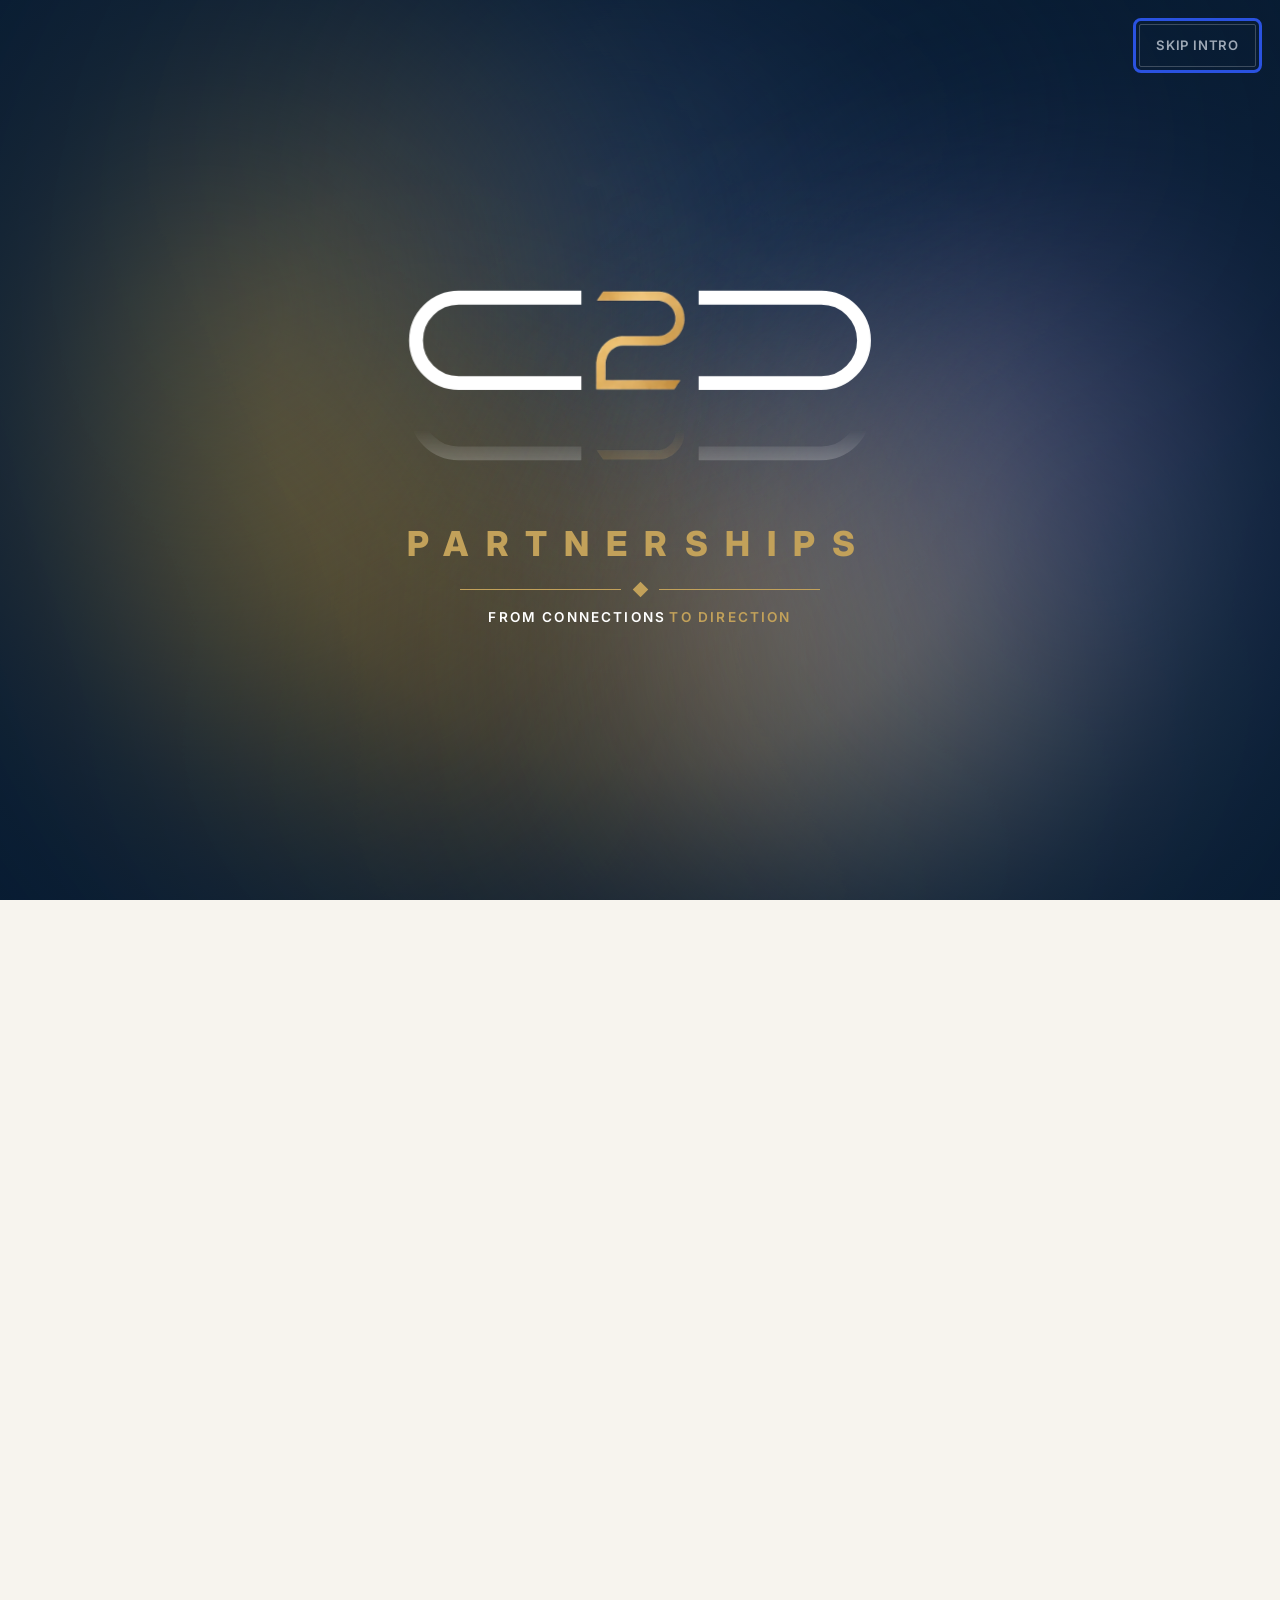
<file: index.html>
<!DOCTYPE html>
<html lang="en">
<head>
<meta charset="UTF-8">
<meta name="viewport" content="width=device-width, initial-scale=1.0">
<title>C2D Partnerships | Performing Arts Strategy and Enterprise Transformation</title>
<meta name="description" content="C2D Partnerships advises performing arts organizations on enterprise transformation, diversified revenue, audience and community growth, strategic partnerships, and execution.">
<meta name="author" content="C2D Partnerships">
<link rel="canonical" href="https://c2dpartnerships.com/">

<!-- Favicons -->
<link rel="icon" href="/assets/img/favicon.ico" sizes="any">
<link rel="icon" type="image/png" sizes="32x32" href="/assets/img/favicon-32.png">
<link rel="icon" type="image/png" sizes="16x16" href="/assets/img/favicon-16.png">
<link rel="apple-touch-icon" sizes="180x180" href="/assets/img/apple-touch-icon.png">
<link rel="manifest" href="/site.webmanifest">
<meta name="theme-color" content="#081C33">

<!-- Open Graph -->
<meta property="og:type" content="website">
<meta property="og:site_name" content="C2D Partnerships">
<meta property="og:title" content="C2D Partnerships | Performing Arts Strategy and Enterprise Transformation">
<meta property="og:description" content="C2D Partnerships advises performing arts organizations on enterprise transformation, diversified revenue, audience and community growth, strategic partnerships, and execution.">
<meta property="og:image" content="https://c2dpartnerships.com/assets/img/og-image.jpg">
<meta property="og:image:width" content="1200">
<meta property="og:image:height" content="630">
<meta property="og:url" content="https://c2dpartnerships.com/">
<meta name="twitter:card" content="summary_large_image">
<meta name="twitter:title" content="C2D Partnerships | Performing Arts Strategy and Enterprise Transformation">
<meta name="twitter:description" content="C2D Partnerships advises performing arts organizations on enterprise transformation, diversified revenue, audience and community growth, strategic partnerships, and execution.">
<meta name="twitter:image" content="https://c2dpartnerships.com/assets/img/og-image.jpg">

<!-- Fonts -->
<link rel="preconnect" href="https://fonts.googleapis.com">
<link rel="preconnect" href="https://fonts.gstatic.com" crossorigin>
<link href="https://fonts.googleapis.com/css2?family=Fraunces:ital,wght@0,400;0,500;0,600;0,700;1,400;1,500&family=Inter:wght@400;500;600;700&display=swap" rel="stylesheet">

<link rel="stylesheet" href="/assets/css/styles.css">

<!-- Structured data -->
<script type="application/ld+json">
{
  "@context": "https://schema.org",
  "@type": "ProfessionalService",
  "name": "C2D Partnerships",
  "alternateName": "C2D",
  "slogan": "From Connections to Direction",
  "url": "https://c2dpartnerships.com/",
  "logo": "https://c2dpartnerships.com/assets/img/c2d-badge-navy.png",
  "image": "https://c2dpartnerships.com/assets/img/og-image.jpg",
  "email": "mailto:cdidio@carlodidio.net",
  "founder": {
    "@type": "Person",
    "name": "Carlo Di Dio",
    "sameAs": "https://www.linkedin.com/in/carlodidio"
  },
  "description": "Independent advisory practice helping performing arts organizations build stronger, more sustainable enterprises through revenue transformation, audience and community growth, partnership development, and strategy execution.",
  "areaServed": "Worldwide",
  "serviceType": [
    "Enterprise and Revenue Model Transformation",
    "Audience, Education and Community Growth",
    "Partnership Ecosystems and New-Market Growth",
    "Strategy Execution and Institutional Performance"
  ]
}
</script>
<script type="application/ld+json">
{
  "@context": "https://schema.org",
  "@type": "Person",
  "name": "Carlo Di Dio",
  "jobTitle": "Founder, C2D Partnerships",
  "worksFor": { "@type": "Organization", "name": "C2D Partnerships" },
  "url": "https://c2dpartnerships.com/#impact",
  "image": "https://c2dpartnerships.com/assets/img/carlo-about.jpg",
  "sameAs": [
    "https://www.linkedin.com/in/carlodidio"
  ],
  "alumniOf": [
    { "@type": "CollegeOrUniversity", "name": "San Diego State University" },
    { "@type": "CollegeOrUniversity", "name": "Louisiana State University" }
  ],
  "memberOf": [
    { "@type": "Organization", "name": "Baryshnikov Arts Center" },
    { "@type": "Organization", "name": "New Jersey Ballet" }
  ]
}
</script>
</head>
<body>

<a class="skip-link" href="#main">Skip to main content</a>

<!-- ============ INTRO SPLASH ============ -->
<div class="splash" id="splash" aria-label="C2D Partnerships intro animation">
  <div class="splash__aurora" aria-hidden="true">
    <span class="splash__aurora-blob splash__aurora-blob--1"></span>
    <span class="splash__aurora-blob splash__aurora-blob--2"></span>
    <span class="splash__aurora-blob splash__aurora-blob--3"></span>
    <span class="splash__aurora-blob splash__aurora-blob--4"></span>
    <span class="splash__aurora-blob splash__aurora-blob--5"></span>
    <span class="splash__aurora-blob splash__aurora-blob--6"></span>
    <span class="splash__aurora-blob splash__aurora-blob--7"></span>
    <span class="splash__aurora-blob splash__aurora-blob--8"></span>
  </div>
  <button class="splash__skip" id="splash-skip" type="button">Skip intro</button>
  <div class="splash__stage">
    <svg class="splash__mark" viewBox="0 0 900 260" aria-hidden="true">
      <path class="splash__capsule splash__capsule--left" d="M340,50 H110 A80,80 0 0,0 30,130 A80,80 0 0,0 110,210 H340" fill="none" stroke="#FFFFFF" stroke-width="26" stroke-linecap="butt"></path>
      <path class="splash__capsule splash__capsule--right" d="M560,50 H790 A80,80 0 0,1 870,130 A80,80 0 0,1 790,210 H560" fill="none" stroke="#FFFFFF" stroke-width="26" stroke-linecap="butt"></path>
      <image class="splash__connector" href="/assets/img/c2d-connector.png" x="367" y="37" width="167" height="186"></image>
    </svg>
    <div class="splash__mark-reflection" aria-hidden="true">
      <svg viewBox="0 0 900 260">
        <path d="M340,50 H110 A80,80 0 0,0 30,130 A80,80 0 0,0 110,210 H340" fill="none" stroke="#FFFFFF" stroke-width="26" stroke-linecap="butt"></path>
        <path d="M560,50 H790 A80,80 0 0,1 870,130 A80,80 0 0,1 790,210 H560" fill="none" stroke="#FFFFFF" stroke-width="26" stroke-linecap="butt"></path>
        <image href="/assets/img/c2d-connector.png" x="367" y="37" width="167" height="186"></image>
      </svg>
    </div>
    <div class="splash__type">
      <span class="splash__wordmark">Partnerships</span>
      <span class="splash__divider" aria-hidden="true">
        <span class="splash__divider-line"></span>
        <span class="splash__divider-diamond"></span>
        <span class="splash__divider-line"></span>
      </span>
      <span class="splash__tagline"><span class="splash__tagline-white">From Connections</span> <span class="splash__tagline-gold">to Direction</span></span>
    </div>
  </div>
</div>

<!-- ============ NAV ============ -->
<header class="site-header" id="site-header">
  <nav class="nav" aria-label="Primary">
    <a href="#home" class="nav__brand" aria-label="C2D Partnerships, home">
      <img src="/assets/img/c2d-badge-navy.png" alt="" class="nav__mark" width="44" height="44" loading="eager">
    </a>

    <ul class="nav__links" id="nav-links">
      <li><a href="#home">Home</a></li>
      <li><a href="#model">Model</a></li>
      <li><a href="#services">Services</a></li>
      <li><a href="#impact">About the Founder</a></li>
      <li><a href="#media">Media</a></li>
    </ul>

    <div class="nav__social" aria-label="Social media">
      <a href="https://www.linkedin.com/in/carlodidio" target="_blank" rel="noopener noreferrer" aria-label="Carlo Di Dio on LinkedIn" class="nav__social-link">
        <svg viewBox="0 0 24 24" width="18" height="18" aria-hidden="true"><path fill="currentColor" d="M20.45 20.45h-3.56v-5.57c0-1.33-.03-3.04-1.85-3.04-1.85 0-2.14 1.45-2.14 2.94v5.67H9.34V9h3.42v1.56h.05c.48-.9 1.64-1.85 3.38-1.85 3.6 0 4.27 2.37 4.27 5.46v6.28zM5.34 7.43a2.07 2.07 0 1 1 0-4.15 2.07 2.07 0 0 1 0 4.15zM7.12 20.45H3.56V9h3.56v11.45z"></path></svg>
      </a>
      <a href="https://www.instagram.com/carlo.di.dio/" target="_blank" rel="noopener noreferrer" aria-label="Carlo Di Dio on Instagram" class="nav__social-link">
        <svg viewBox="0 0 24 24" width="18" height="18" aria-hidden="true"><path fill="currentColor" d="M12 2.16c3.2 0 3.58.01 4.85.07 1.17.05 1.8.24 2.22.41.56.21.96.47 1.38.89.42.42.68.82.89 1.38.17.42.36 1.05.41 2.22.06 1.27.07 1.65.07 4.85s-.01 3.58-.07 4.85c-.05 1.17-.24 1.8-.41 2.22-.21.56-.47.96-.89 1.38-.42.42-.82.68-1.38.89-.42.17-1.05.36-2.22.41-1.27.06-1.65.07-4.85.07s-3.58-.01-4.85-.07c-1.17-.05-1.8-.24-2.22-.41a3.71 3.71 0 0 1-1.38-.89 3.71 3.71 0 0 1-.89-1.38c-.17-.42-.36-1.05-.41-2.22-.06-1.27-.07-1.65-.07-4.85s.01-3.58.07-4.85c.05-1.17.24-1.8.41-2.22.21-.56.47-.96.89-1.38.42-.42.82-.68 1.38-.89.42-.17 1.05-.36 2.22-.41 1.27-.06 1.65-.07 4.85-.07M12 0C8.74 0 8.33.01 7.05.07c-1.28.06-2.15.26-2.91.56-.79.31-1.47.72-2.11 1.36-.64.64-1.05 1.32-1.36 2.11-.3.76-.5 1.63-.56 2.91C.01 8.33 0 8.74 0 12s.01 3.67.07 4.95c.06 1.28.26 2.15.56 2.91.31.79.72 1.47 1.36 2.11.64.64 1.32 1.05 2.11 1.36.76.3 1.63.5 2.91.56C8.33 23.99 8.74 24 12 24s3.67-.01 4.95-.07c1.28-.06 2.15-.26 2.91-.56.79-.31 1.47-.72 2.11-1.36.64-.64 1.05-1.32 1.36-2.11.3-.76.5-1.63.56-2.91.06-1.28.07-1.69.07-4.95s-.01-3.67-.07-4.95c-.06-1.28-.26-2.15-.56-2.91a5.86 5.86 0 0 0-1.36-2.11A5.86 5.86 0 0 0 19.86.63c-.76-.3-1.63-.5-2.91-.56C15.67.01 15.26 0 12 0zm0 5.84A6.16 6.16 0 1 0 12 18.16 6.16 6.16 0 0 0 12 5.84zm0 10.16a4 4 0 1 1 0-8 4 4 0 0 1 0 8zm7.85-10.4a1.44 1.44 0 1 1-2.88 0 1.44 1.44 0 0 1 2.88 0z"></path></svg>
      </a>
    </div>

    <a href="#book-a-call" class="btn btn--gold btn--sm nav__cta">Book a Call</a>

    <button class="nav__toggle" id="nav-toggle" aria-expanded="false" aria-controls="mobile-menu" aria-label="Open menu">
      <span></span><span></span><span></span>
    </button>
  </nav>

  <div class="mobile-menu" id="mobile-menu" hidden>
    <ul>
      <li><a href="#home">Home</a></li>
      <li><a href="#model">Model</a></li>
      <li><a href="#services">Services</a></li>
      <li><a href="#impact">About the Founder</a></li>
      <li><a href="#media">Media</a></li>
    </ul>
    <a href="#book-a-call" class="btn btn--gold btn--block">Book a Call</a>
  </div>
</header>

<main id="main">

<!-- ============ HERO ============ -->
<section class="hero" id="home" aria-label="Introduction">
  <div class="hero__bg" aria-hidden="true">
    <svg class="hero__mark" viewBox="0 0 900 260" preserveAspectRatio="xMidYMid meet">
      <path d="M340,50 H110 A80,80 0 0,0 30,130 A80,80 0 0,0 110,210 H340" fill="none" stroke="#FFFFFF" stroke-width="26" stroke-linecap="butt"></path>
      <path d="M560,50 H790 A80,80 0 0,1 870,130 A80,80 0 0,1 790,210 H560" fill="none" stroke="#FFFFFF" stroke-width="26" stroke-linecap="butt"></path>
      <image href="/assets/img/c2d-connector.png" x="367" y="37" width="167" height="186"></image>
    </svg>
  </div>
  <div class="hero__grid container">
    <div class="hero__content">
      <p class="eyebrow eyebrow--light hero__brandline">
        <img src="/assets/img/c2d-badge-navy.png" alt="" class="hero__brandmark" width="28" height="28">
        <span class="brand">C2D Partnerships</span> &middot; From Connections to Direction
      </p>
      <h1 class="hero__headline">Transforming the Performing Arts into <span class="accent">Stronger Enterprises</span></h1>
      <p class="hero__sub"><span class="brand">C2D Partnerships</span> helps performing arts organizations turn artistic ambition into sustainable revenue, enduring relationships, and measurable institutional growth.</p>
      <p class="hero__philosophy">Mission-led. Enterprise-minded. Built for lasting impact.</p>
      <div class="hero__actions">
        <a href="#model" class="btn btn--gold">Explore the Enterprise Model</a>
        <a href="#book-a-call" class="btn btn--ghost-light">Book a Call</a>
      </div>
    </div>
    <div class="hero__panel" aria-hidden="true">
      <svg class="hero__panel-mark" viewBox="0 0 900 260">
        <path d="M340,50 H110 A80,80 0 0,0 30,130 A80,80 0 0,0 110,210 H340" fill="none" stroke="#FFFFFF" stroke-width="26" stroke-linecap="butt"></path>
        <path d="M560,50 H790 A80,80 0 0,1 870,130 A80,80 0 0,1 790,210 H560" fill="none" stroke="#FFFFFF" stroke-width="26" stroke-linecap="butt"></path>
        <image href="/assets/img/c2d-connector.png" x="367" y="37" width="167" height="186"></image>
      </svg>
      <div class="hero__chip hero__chip--1">
        <span class="hero__chip-value" data-count-to="195" data-prefix="$" data-suffix="M+">0</span>
        <span class="hero__chip-label">Strategic bookings supported within the PwC&ndash;Salesforce alliance</span>
      </div>
      <div class="hero__chip hero__chip--2">
        <span class="hero__chip-value" data-count-to="20" data-suffix="+">0</span>
        <span class="hero__chip-label">Years across performing arts and business leadership</span>
      </div>
      <div class="hero__chip hero__chip--3">
        <span class="hero__chip-value" data-count-to="2">0</span>
        <span class="hero__chip-label">Nonprofit boards &mdash; Baryshnikov Arts Center &amp; New Jersey Ballet</span>
      </div>
    </div>
  </div>
  <a href="#collaborations" class="scroll-indicator" aria-label="Scroll to next section">
    <span></span>
  </a>
</section>

<!-- ============ COLLABORATIONS MARQUEE ============ -->
<section class="marquee-section" id="collaborations" aria-labelledby="collaborations-label">
  <p class="marquee-section__label" id="collaborations-label">In Collaboration With Institutions, Alliances and Programs Across the Field</p>
  <ul class="sr-only">
    <li>PwC</li>
    <li>Booz Allen Hamilton</li>
    <li>New Jersey Ballet</li>
    <li>Tulsa Opera</li>
    <li>California City Ballet</li>
    <li>Cairo Opera House</li>
    <li>Youth America Grand Prix</li>
    <li>Prix de Lausanne</li>
    <li>Salesforce</li>
    <li>Rotary International</li>
  </ul>
  <div class="marquee" aria-hidden="true">
    <div class="marquee__track">
      <span class="marquee__logo"><img src="/assets/img/logos/partners/pwc.png" alt="" loading="lazy"></span>
      <span class="marquee__logo"><img src="/assets/img/logos/partners/booz-allen-hamilton.png" alt="" loading="lazy"></span>
      <span class="marquee__logo"><img src="/assets/img/logos/tulsa-opera.png" alt="" loading="lazy"></span>
      <span class="marquee__logo"><img src="/assets/img/logos/partners/new-jersey-ballet.png" alt="" loading="lazy"></span>
      <span class="marquee__logo"><img src="/assets/img/logos/cairo-opera-house.png" alt="" loading="lazy"></span>
      <span class="marquee__logo"><img src="/assets/img/logos/partners/california-city-ballet.png" alt="" loading="lazy"></span>
      <span class="marquee__logo"><img src="/assets/img/logos/yagp.png" alt="" loading="lazy"></span>
      <span class="marquee__logo"><img src="/assets/img/logos/partners/salesforce.webp" alt="" loading="lazy"></span>
      <span class="marquee__logo"><img src="/assets/img/logos/prix-de-lausanne.png" alt="" loading="lazy"></span>
      <span class="marquee__logo"><img src="/assets/img/logos/partners/rotary-international.webp" alt="" loading="lazy"></span>
    </div>
    <div class="marquee__track">
      <span class="marquee__logo"><img src="/assets/img/logos/partners/pwc.png" alt="" loading="lazy"></span>
      <span class="marquee__logo"><img src="/assets/img/logos/partners/booz-allen-hamilton.png" alt="" loading="lazy"></span>
      <span class="marquee__logo"><img src="/assets/img/logos/tulsa-opera.png" alt="" loading="lazy"></span>
      <span class="marquee__logo"><img src="/assets/img/logos/partners/new-jersey-ballet.png" alt="" loading="lazy"></span>
      <span class="marquee__logo"><img src="/assets/img/logos/cairo-opera-house.png" alt="" loading="lazy"></span>
      <span class="marquee__logo"><img src="/assets/img/logos/partners/california-city-ballet.png" alt="" loading="lazy"></span>
      <span class="marquee__logo"><img src="/assets/img/logos/yagp.png" alt="" loading="lazy"></span>
      <span class="marquee__logo"><img src="/assets/img/logos/partners/salesforce.webp" alt="" loading="lazy"></span>
      <span class="marquee__logo"><img src="/assets/img/logos/prix-de-lausanne.png" alt="" loading="lazy"></span>
      <span class="marquee__logo"><img src="/assets/img/logos/partners/rotary-international.webp" alt="" loading="lazy"></span>
    </div>
  </div>
</section>

<!-- ============ OPPORTUNITY ============ -->
<section class="section section--ivory" id="opportunity" aria-labelledby="opportunity-heading">
  <div class="container">
    <p class="eyebrow slide-in slide-in--left">The Opportunity</p>
    <h2 id="opportunity-heading" class="section__headline slide-in slide-in--left">The Mission Is Powerful. The Model Must Be Stronger.</h2>
    <div class="lede-grid">
      <p class="lede">Performing arts organizations create extraordinary artistic, educational, cultural, and community value. Yet many remain dependent on annual fundraising, episodic campaigns, fragile attendance patterns, and operating models that were not designed for the environment they now face.</p>
      <p class="lede">The answer is not to abandon philanthropy or commercialize the artistic mission. It is to build a stronger enterprise around that mission. <span class="brand brand--ink">C2D Partnerships</span> helps organizations determine what should be preserved, what must be fixed, what can be scaled, and where investment can create lasting institutional value.</p>
    </div>

    <div class="opportunity-graphic slide-in slide-in--left">
      <div class="opportunity-graphic__text">
        <p class="opportunity-graphic__statement">Not a checklist to work through.<br><span class="accent">A system built around the mission.</span></p>
        <p class="opportunity-graphic__caption">Four interconnected principles, orbiting one fixed center &mdash; the artistic mission.</p>
      </div>
      <div class="opportunity-graphic__visual">
        <svg class="opportunity-graphic__svg" viewBox="0 0 400 400" aria-hidden="true">
          <circle class="opportunity-graphic__orbit opportunity-graphic__orbit--1" cx="200" cy="200" r="118"></circle>
          <circle class="opportunity-graphic__orbit opportunity-graphic__orbit--2" cx="200" cy="200" r="168"></circle>
          <g class="opportunity-graphic__spin opportunity-graphic__spin--1">
            <circle class="opportunity-graphic__node" cx="318" cy="200" r="8"></circle>
            <circle class="opportunity-graphic__node" cx="82" cy="200" r="8"></circle>
          </g>
          <g class="opportunity-graphic__spin opportunity-graphic__spin--2">
            <circle class="opportunity-graphic__node opportunity-graphic__node--alt" cx="200" cy="32" r="7"></circle>
            <circle class="opportunity-graphic__node opportunity-graphic__node--alt" cx="200" cy="368" r="7"></circle>
          </g>
          <circle class="opportunity-graphic__glow" cx="200" cy="200" r="58"></circle>
          <circle class="opportunity-graphic__core" cx="200" cy="200" r="46"></circle>
          <text class="opportunity-graphic__core-label" x="200" y="206" text-anchor="middle">Mission</text>
        </svg>
      </div>
    </div>

    <div class="principles" role="list">
      <div class="principle" role="listitem">
        <span class="principle__index">01</span>
        <h3>Preserve What Works</h3>
        <p>Protect the artistic, cultural, and institutional strengths that make the organization distinctive.</p>
      </div>
      <div class="principle" role="listitem">
        <span class="principle__index">02</span>
        <h3>Fix What Does Not</h3>
        <p>Address structural weaknesses, fragmented execution, declining loyalty, and unsustainable practices.</p>
      </div>
      <div class="principle" role="listitem">
        <span class="principle__index">03</span>
        <h3>Scale What Creates Impact</h3>
        <p>Expand the programs, relationships, and revenue engines capable of creating both mission and financial value.</p>
      </div>
      <div class="principle" role="listitem">
        <span class="principle__index">04</span>
        <h3>Invest in Talent</h3>
        <p>Develop the people, leadership, artists, educators, and institutional capabilities required for the future.</p>
      </div>
    </div>

    <p class="section__conclusion">The objective is not simply organizational survival. It is institutional strength, relevance, and lasting impact.</p>
  </div>
</section>

<!-- ============ THE MODEL ============ -->
<section class="section section--navy" id="model" aria-labelledby="model-heading">
  <div class="container">
    <p class="eyebrow eyebrow--light slide-in slide-in--right">The Model</p>
    <h2 id="model-heading" class="section__headline section__headline--light slide-in slide-in--right">A New Operating Model for the Performing Arts</h2>
    <p class="lede lede--light">Sustainable transformation requires five interconnected systems, working together as a single operating model &mdash; not five separate initiatives. We call it <strong>the Performing Arts Enterprise Model.</strong></p>

    <div class="pem" id="pem">
      <div class="pem-feature">
        <span class="pem-feature__index">Core</span>
        <h3>Mission &amp; Artistic Value</h3>
        <p>Protect and strengthen the artistic purpose, identity, and contribution that justify the institution&rsquo;s existence. Every other system in the model is built to serve this one.</p>
      </div>

      <div class="pem-scroll">
        <div class="pem-scroll__nav">
          <p class="pem-nav__eyebrow">The Four Systems</p>
          <ol class="pem-nav">
            <li class="pem-nav__item is-active" data-pem-nav="1">
              <span class="pem-nav__num">01</span><span class="pem-nav__label">Revenue Engines</span>
            </li>
            <li class="pem-nav__item" data-pem-nav="2">
              <span class="pem-nav__num">02</span><span class="pem-nav__label">Relationship Lifecycle</span>
            </li>
            <li class="pem-nav__item" data-pem-nav="3">
              <span class="pem-nav__num">03</span><span class="pem-nav__label">Operating Capabilities</span>
            </li>
            <li class="pem-nav__item" data-pem-nav="4">
              <span class="pem-nav__num">04</span><span class="pem-nav__label">Execution Discipline</span>
            </li>
          </ol>
        </div>
        <div class="pem-scroll__panels">
          <div class="pem-panel is-active" data-pem-panel="1">
            <span class="pem-panel__index">01</span>
            <h3>Revenue Engines</h3>
            <p>Build a balanced portfolio of earned, contributed, partnership, education, program-generated, and asset-based revenue.</p>
          </div>
          <div class="pem-panel" data-pem-panel="2">
            <span class="pem-panel__index">02</span>
            <h3>Relationship Lifecycle</h3>
            <p>Turn individual interactions into enduring relationships across audiences, families, students, communities, donors, partners, and ambassadors.</p>
          </div>
          <div class="pem-panel" data-pem-panel="3">
            <span class="pem-panel__index">03</span>
            <h3>Operating Capabilities</h3>
            <p>Align people, structure, processes, technology, data, and decision-making with institutional priorities.</p>
          </div>
          <div class="pem-panel" data-pem-panel="4">
            <span class="pem-panel__index">04</span>
            <h3>Execution Discipline</h3>
            <p>Translate strategy into accountable initiatives with owners, deadlines, financial implications, measurable outcomes, and effective governance.</p>
          </div>
        </div>
      </div>
    </div>

    <div class="equation">
      <p class="equation__formula">Growth <span>=</span> Visibility <span>+</span> Relationships <span>+</span> Revenue <span>+</span> Retention</p>
      <p class="equation__note">Sustainable growth happens when an organization becomes more visible, creates deeper relationships, converts value into diversified revenue, and retains the people who engage with its mission.</p>
    </div>
  </div>
</section>

<!-- ============ BY THE NUMBERS ============ -->
<section class="section section--navy-soft numbers" id="numbers" aria-labelledby="numbers-heading">
  <div class="container">
    <p class="eyebrow eyebrow--light">By the Numbers</p>
    <h2 id="numbers-heading" class="section__headline section__headline--light">A Track Record Built Across Two Disciplines</h2>
    <div class="numbers-grid">
      <div class="numbers-stat">
        <span class="numbers-stat__value" data-count-to="195" data-prefix="$" data-suffix="M+">0</span>
        <span class="numbers-stat__label">Strategic bookings supported within the PwC&ndash;Salesforce alliance</span>
      </div>
      <div class="numbers-stat">
        <span class="numbers-stat__value" data-count-to="20" data-suffix="+">0</span>
        <span class="numbers-stat__label">Years of combined experience across performing arts and business leadership</span>
      </div>
      <div class="numbers-stat">
        <span class="numbers-stat__value" data-count-to="2">0</span>
        <span class="numbers-stat__label">Nonprofit boards &mdash; Baryshnikov Arts Center &amp; New Jersey Ballet</span>
      </div>
      <div class="numbers-stat">
        <span class="numbers-stat__value" data-count-to="3">0</span>
        <span class="numbers-stat__label">Professional certifications &mdash; PMP&reg;, Certified Scrum Master, SAFe&reg; 6</span>
      </div>
    </div>
  </div>
</section>

<!-- ============ RELATIONSHIP LIFECYCLE ============ -->
<section class="section section--stone" id="lifecycle" aria-labelledby="lifecycle-heading">
  <div class="container">
    <h2 id="lifecycle-heading" class="section__headline">From First Experience to Lifelong Advocacy</h2>
    <div class="lede-grid">
      <p class="lede">Every performance, class, community program, partnership, and digital interaction is an opportunity to begin or strengthen a relationship.</p>
      <p class="lede">High-performing arts organizations do not manage education, audiences, fundraising, community engagement, and advocacy as disconnected activities. They create an integrated journey that moves people from participation to belonging, and from belonging to long-term support.</p>
    </div>

    <ol class="journey" aria-label="Relationship lifecycle stages">
      <li class="journey__stage"><span class="journey__label">Participant</span><span class="journey__caption">First point of contact</span></li>
      <li class="journey__stage"><span class="journey__label">Student</span><span class="journey__caption">Learning the craft</span></li>
      <li class="journey__stage"><span class="journey__label">Family</span><span class="journey__caption">Households invested</span></li>
      <li class="journey__stage"><span class="journey__label">Audience</span><span class="journey__caption">Returning attendee</span></li>
      <li class="journey__stage"><span class="journey__label">Member</span><span class="journey__caption">Committed subscriber</span></li>
      <li class="journey__stage"><span class="journey__label">Donor</span><span class="journey__caption">Invested supporter</span></li>
      <li class="journey__stage"><span class="journey__label">Ambassador</span><span class="journey__caption">Advocate and referrer</span></li>
      <li class="journey__stage"><span class="journey__label">Legacy Supporter</span><span class="journey__caption">Lifelong commitment</span></li>
    </ol>
    <p class="journey__note">This is not a single required path &mdash; it is a relationship ecosystem. The strategic opportunity is designing every entry point to lead somewhere.</p>
  </div>
</section>

<!-- ============ SERVICES ============ -->
<section class="section section--ivory" id="services" aria-labelledby="services-heading">
  <div class="container">
    <p class="eyebrow slide-in slide-in--right">Services</p>
    <h2 id="services-heading" class="section__headline slide-in slide-in--right">From Artistic Ambition to Institutional Strength</h2>
    <p class="lede"><span class="brand brand--ink">C2D Partnerships</span> works with performing arts organizations navigating growth, transition, financial pressure, strategic opportunity, or institutional change. Each engagement connects strategy with practical execution and measurable results.</p>

    <div class="tabs" id="services-tabs">
      <div class="tabs__list" role="tablist" aria-label="Advisory practices">
        <button class="tabs__tab is-active" id="tab-1" role="tab" aria-selected="true" aria-controls="panel-1" data-tab="1">
          <span class="tabs__num">01</span> Enterprise &amp; Revenue Model Transformation
        </button>
        <button class="tabs__tab" id="tab-2" role="tab" aria-selected="false" aria-controls="panel-2" data-tab="2" tabindex="-1">
          <span class="tabs__num">02</span> Audience, Education &amp; Community Growth
        </button>
        <button class="tabs__tab" id="tab-3" role="tab" aria-selected="false" aria-controls="panel-3" data-tab="3" tabindex="-1">
          <span class="tabs__num">03</span> Partnership Ecosystems &amp; New-Market Growth
        </button>
        <button class="tabs__tab" id="tab-4" role="tab" aria-selected="false" aria-controls="panel-4" data-tab="4" tabindex="-1">
          <span class="tabs__num">04</span> Strategy Execution &amp; Institutional Performance
        </button>
      </div>

      <div class="tabs__panels">
        <div class="tabs__panel is-active" id="panel-1" role="tabpanel" aria-labelledby="tab-1" tabindex="0">
          <h3>Enterprise and Revenue Model Transformation</h3>
          <p class="tabs__intro">Help organizations build stronger, more diversified, and more repeatable economic models.</p>
          <div class="tabs__cols">
            <ul>
              <li>Revenue-model assessment</li>
              <li>Earned and program-generated revenue</li>
              <li>Revenue concentration and dependency</li>
              <li>Production and program economics</li>
              <li>School and academy economics</li>
              <li>Membership and subscription models</li>
            </ul>
            <ul>
              <li>Venue and facility utilization</li>
              <li>Touring, licensing, rentals, and adjacent opportunities</li>
              <li>Scenario planning</li>
              <li>Cost structure and resource allocation</li>
              <li>Three-to-five-year sustainability roadmaps</li>
              <li>Campaign-to-sustainability planning</li>
            </ul>
          </div>
          <p class="tabs__question">Key question: <em>What should the organization&rsquo;s future revenue engine look like?</em></p>
          <a href="#book-a-call" class="btn btn--outline">Discuss This Practice</a>
        </div>

        <div class="tabs__panel" id="panel-2" role="tabpanel" aria-labelledby="tab-2" tabindex="0" hidden>
          <h3>Audience, Education and Community Growth</h3>
          <p class="tabs__intro">Connect audiences, students, families, participants, donors, and communities through one integrated growth system.</p>
          <div class="tabs__cols">
            <ul>
              <li>Audience acquisition and retention</li>
              <li>First-time attendee conversion</li>
              <li>Membership and subscription redesign</li>
              <li>Student and family engagement</li>
              <li>Audience-to-donor conversion</li>
              <li>Young-professional engagement</li>
            </ul>
            <ul>
              <li>Education and talent ecosystems</li>
              <li>Schools, academies, and young-artist programs</li>
              <li>University and degree partnerships</li>
              <li>Community ownership strategies</li>
              <li>Civic impact and accessibility</li>
              <li>Cross-departmental audience accountability</li>
            </ul>
          </div>
          <p class="tabs__question">Key question: <em>How can every point of engagement become the beginning of a lasting relationship?</em></p>
          <a href="#book-a-call" class="btn btn--outline">Discuss This Practice</a>
        </div>

        <div class="tabs__panel" id="panel-3" role="tabpanel" aria-labelledby="tab-3" tabindex="0" hidden>
          <h3>Partnership Ecosystems and New-Market Growth</h3>
          <p class="tabs__intro">Develop mutually valuable partnerships and institutional growth opportunities.</p>
          <div class="tabs__cols">
            <ul>
              <li>Corporate partnerships</li>
              <li>Sponsorship architecture</li>
              <li>Foundation and institutional relationships</li>
              <li>University partnerships</li>
              <li>Healthcare and hospitality collaborations</li>
              <li>Government and civic relationships</li>
            </ul>
            <ul>
              <li>International partnerships and exchanges</li>
              <li>Touring and residency opportunities</li>
              <li>Festival collaborations</li>
              <li>Regional and destination strategies</li>
              <li>Partnership pipelines and activation planning</li>
              <li>Governance and results measurement</li>
            </ul>
          </div>
          <p class="tabs__question">Key question: <em>Which relationships can expand both mission impact and institutional value?</em></p>
          <a href="#book-a-call" class="btn btn--outline">Discuss This Practice</a>
        </div>

        <div class="tabs__panel" id="panel-4" role="tabpanel" aria-labelledby="tab-4" tabindex="0" hidden>
          <h3>Strategy Execution and Institutional Performance</h3>
          <p class="tabs__intro">Turn strategies, plans, and ambitions into coordinated and accountable action.</p>
          <div class="tabs__cols">
            <ul>
              <li>Transformation roadmaps</li>
              <li>Strategic priority alignment</li>
              <li>Initiative ownership</li>
              <li>Governance and decision rights</li>
              <li>Performance dashboards</li>
              <li>Executive and board reporting</li>
            </ul>
            <ul>
              <li>Financial and operational KPIs</li>
              <li>Risk and dependency management</li>
              <li>Cross-functional coordination</li>
              <li>Board and executive effectiveness</li>
              <li>Interim implementation support</li>
              <li>Change management and leadership alignment</li>
            </ul>
          </div>
          <p class="tabs__question">Key question: <em>How will the organization move from intention to measurable results?</em></p>
          <a href="#book-a-call" class="btn btn--outline">Discuss This Practice</a>
        </div>
      </div>
    </div>
  </div>
</section>

<!-- ============ WAYS TO WORK TOGETHER ============ -->
<section class="section section--stone" id="engagements" aria-labelledby="engagements-heading">
  <div class="container">
    <h2 id="engagements-heading" class="section__headline">From Diagnosis to Transformation</h2>
    <p class="lede">Organizations can engage <span class="brand brand--ink">C2D Partnerships</span> through a focused entry point or a longer transformation partnership. Every engagement is scoped to the organization&rsquo;s specific priorities.</p>

    <div class="engagement-scroll" id="engagement-scroll">
      <div class="engagement-grid">
        <div class="engagement-spacer engagement-spacer--start" aria-hidden="true"></div>
        <div class="engagement-card">
          <div class="engagement-card__top"><span class="engagement-card__index">4&ndash;6 Weeks</span></div>
          <div class="engagement-card__body">
            <h3>Performing Arts Enterprise Diagnostic</h3>
            <p>A focused assessment of the organization&rsquo;s revenue model, relationships, programs, operations, capabilities, and execution readiness.</p>
            <ul>
              <li>Priority challenges and opportunities</li>
              <li>Strengths to preserve</li>
              <li>Areas requiring intervention</li>
              <li>Recommended next actions</li>
            </ul>
          </div>
        </div>
        <div class="engagement-card">
          <div class="engagement-card__top"><span class="engagement-card__index">8&ndash;12 Weeks</span></div>
          <div class="engagement-card__body">
            <h3>Revenue Engine Blueprint</h3>
            <p>Identifies the organization&rsquo;s strongest recurring-revenue opportunities, financial implications, priorities, and implementation requirements.</p>
            <ul>
              <li>Revenue portfolio assessment</li>
              <li>Program and asset economics</li>
              <li>Financial scenarios</li>
              <li>Implementation roadmap</li>
            </ul>
          </div>
        </div>
        <div class="engagement-card">
          <div class="engagement-card__top"><span class="engagement-card__index">Cross-Functional Redesign</span></div>
          <div class="engagement-card__body">
            <h3>Audience-to-Advocate Blueprint</h3>
            <p>Redesigns how the organization converts students, families, community participants, and first-time attendees into loyal patrons, donors, and ambassadors.</p>
            <ul>
              <li>Relationship-journey map</li>
              <li>Conversion and retention opportunities</li>
              <li>Membership or loyalty recommendations</li>
              <li>Performance indicators</li>
            </ul>
          </div>
        </div>
        <div class="engagement-card">
          <div class="engagement-card__top"><span class="engagement-card__index">Growth Strategy</span></div>
          <div class="engagement-card__body">
            <h3>Education &amp; Talent Ecosystem Strategy</h3>
            <p>A growth strategy for schools, academies, young-artist programs, professional pipelines, university partnerships, and satellite locations.</p>
            <ul>
              <li>Program-portfolio assessment</li>
              <li>Talent-pipeline strategy</li>
              <li>Partnership opportunities</li>
              <li>Revenue implications and growth roadmap</li>
            </ul>
          </div>
        </div>
        <div class="engagement-card">
          <div class="engagement-card__top"><span class="engagement-card__index">90 Days</span></div>
          <div class="engagement-card__body">
            <h3>Ninety-Day Growth Accelerator</h3>
            <p>A concentrated engagement focused on one institutional priority &mdash; audience retention, membership, school growth, corporate partnerships, or operating performance.</p>
            <ul>
              <li>Single-priority focus</li>
              <li>Rapid diagnostic to action</li>
              <li>Measurable near-term progress</li>
            </ul>
          </div>
        </div>
        <div class="engagement-card">
          <div class="engagement-card__top"><span class="engagement-card__index">6&ndash;12 Months</span></div>
          <div class="engagement-card__body">
            <h3>Enterprise Transformation Partnership</h3>
            <p>Hands-on implementation support connecting strategy, governance, financial tracking, and board reporting into one accountable effort.</p>
            <ul>
              <li>Transformation roadmap and governance</li>
              <li>Executive coordination and initiative management</li>
              <li>Risk management and financial tracking</li>
              <li>Implementation accountability</li>
            </ul>
          </div>
        </div>
        <div class="engagement-spacer engagement-spacer--end" aria-hidden="true"></div>
      </div>
    </div>

    <div class="engagement-controls">
      <p class="engagement-controls__hint">Drag or scroll to explore all six engagements</p>
      <div class="engagement-controls__btns">
        <button class="engagement-controls__btn" data-dir="-1" aria-label="Scroll to previous engagement">&larr;</button>
        <button class="engagement-controls__btn" data-dir="1" aria-label="Scroll to next engagement">&rarr;</button>
      </div>
    </div>

    <div class="section__cta">
      <a href="#book-a-call" class="btn btn--navy">Discuss Your Organization&rsquo;s Priorities</a>
    </div>
  </div>
</section>

<!-- ============ HOW THE WORK BEGINS ============ -->
<section class="section section--ivory" id="process" aria-labelledby="process-heading">
  <div class="container">
    <h2 id="process-heading" class="section__headline">A Clear Path from Challenge to Action</h2>

    <ol class="process" aria-label="Engagement process">
      <li class="process__step">
        <span class="process__num">01</span>
        <h3>Initial Conversation</h3>
        <p>A focused conversation about the organization&rsquo;s priorities, challenges, context, and desired outcomes.</p>
      </li>
      <li class="process__step">
        <span class="process__num">02</span>
        <h3>Diagnostic</h3>
        <p>A structured examination of the relevant financial, operational, audience, programmatic, organizational, and partnership information.</p>
      </li>
      <li class="process__step">
        <span class="process__num">03</span>
        <h3>Blueprint</h3>
        <p>A prioritized plan defining the recommended direction, financial implications, owners, milestones, measures, and implementation requirements.</p>
      </li>
      <li class="process__step">
        <span class="process__num">04</span>
        <h3>Transformation</h3>
        <p>Hands-on support that helps leadership and the board convert the blueprint into measurable institutional progress.</p>
      </li>
    </ol>

    <p class="section__conclusion">The goal is not another strategy document. It is a clear path from ambition to execution.</p>
  </div>
</section>

<!-- ============ IMPACT ============ -->
<section class="section section--navy" id="impact" aria-labelledby="impact-heading">
  <div class="container">
    <div class="impact-header">
      <div>
        <p class="eyebrow eyebrow--light slide-in slide-in--left">About the Founder</p>
        <h2 id="impact-heading" class="section__headline section__headline--light slide-in slide-in--left">Experience Across Art, Business and Service</h2>
      </div>
      <figure class="impact-media impact-media--wide slide-in slide-in--right">
        <picture>
          <source srcset="/assets/img/carlo-procida.webp" type="image/webp">
          <img src="/assets/img/carlo-procida.jpg" alt="Carlo Di Dio overlooking the town of Procida, Italy" width="1600" height="992" loading="lazy">
        </picture>
        <figcaption>Overlooking Procida, Italy</figcaption>
      </figure>
    </div>

    <div class="impact-grid">
      <div class="impact-col" tabindex="0" aria-label="Business Transformation — expand for details">
        <div class="impact-col__media">
          <picture>
            <source srcset="/assets/img/business-transformation.webp" type="image/webp">
            <img src="/assets/img/business-transformation.jpg" alt="" width="900" height="1125" loading="lazy">
          </picture>
        </div>
        <div class="impact-col__overlay">
          <h3>Business Transformation</h3>
          <p class="impact-col__intro">Strategy, transformation, program execution, operating improvement, alliances, and business development.</p>
          <ul>
            <li>Leads enterprise transformation initiatives at PwC across mergers, acquisitions, integrations, and separations</li>
            <li>Helped the global PwC&ndash;Salesforce alliance exceed $195 million in strategic bookings</li>
            <li>Led program management for U.S. Navy medical initiatives at Booz Allen Hamilton</li>
            <li>PMP&reg;, Certified Scrum Master, and SAFe&reg; 6 certified</li>
          </ul>
        </div>
      </div>
      <div class="impact-col" tabindex="0" aria-label="Performing Arts — expand for details">
        <div class="impact-col__media">
          <picture>
            <source srcset="/assets/img/performing-arts.webp" type="image/webp">
            <img src="/assets/img/performing-arts.jpg" alt="" width="900" height="1125" loading="lazy">
          </picture>
        </div>
        <div class="impact-col__overlay">
          <h3>Performing Arts</h3>
          <p class="impact-col__intro">An international performing career, artistic collaboration, and arts-education leadership.</p>
          <ul>
            <li>Principal dancer and guest artist, California Ballet Company and stages across the U.S. and Europe, 2003&ndash;2018</li>
            <li>Danza &amp; Danza Prize, Best Italian Dancer Abroad (2012)</li>
            <li>Performed at Teatro Massimo, Teatro San Carlo, San Diego Opera, and Cairo Opera House</li>
            <li>Co-Founder and Executive Director, Torres Di Dio Ballet Program</li>
          </ul>
        </div>
      </div>
      <div class="impact-col" tabindex="0" aria-label="Nonprofit Governance — expand for details">
        <div class="impact-col__media">
          <picture>
            <source srcset="/assets/img/nonprofit-governance.webp" type="image/webp">
            <img src="/assets/img/nonprofit-governance.jpg" alt="" width="900" height="1125" loading="lazy">
          </picture>
        </div>
        <div class="impact-col__overlay">
          <h3>Nonprofit Governance</h3>
          <p class="impact-col__intro">Board and committee service involving strategy, development, and organizational stewardship.</p>
          <ul>
            <li>Board Member, Baryshnikov Arts Center, New York (2025&ndash;present)</li>
            <li>Board Member, New Jersey Ballet, Strategy and Marketing Committee (2025&ndash;present)</li>
            <li>Contributes to fundraising strategy, donor engagement, and long-term development planning</li>
          </ul>
        </div>
      </div>
      <div class="impact-col" tabindex="0" aria-label="International Perspective — expand for details">
        <div class="impact-col__media">
          <picture>
            <source srcset="/assets/img/carlo-about.webp" type="image/webp">
            <img src="/assets/img/carlo-about.jpg" alt="" width="2000" height="1333" loading="lazy">
          </picture>
        </div>
        <div class="impact-col__overlay">
          <h3>International Perspective</h3>
          <p class="impact-col__intro">Experience connecting artistic, business, and cultural communities across borders.</p>
          <ul>
            <li>Dual U.S. and E.U. citizenship</li>
            <li>Trained in Naples and Cannes; performed across Italy, the United States, and Egypt</li>
            <li>Supports Baryshnikov Arts Center&rsquo;s international artistic partnerships</li>
          </ul>
        </div>
      </div>
    </div>
  </div>
</section>

<!-- ============ MEDIA ============ -->
<section class="section section--stone" id="media" aria-labelledby="media-heading">
  <div class="container">
    <p class="eyebrow">Media</p>
    <h2 id="media-heading" class="section__headline">Media, Speaking and International Engagement</h2>

    <div class="media-list">
      <a class="media-item" href="https://www.danzaedanza.com/it/news/di-dio-cda-baryshnikov.html" target="_blank" rel="noopener noreferrer">
        <span class="media-item__logo"><img src="/assets/img/logos/press/danza-e-danza.png" alt="Danza &amp; Danza logo" loading="lazy"></span>
        <span class="media-item__body">
          <span class="media-item__pub">Danza&amp;Danza</span>
          <h3>Carlo Di Dio Joins the Board of Baryshnikov Arts</h3>
          <p>Coverage of Carlo&rsquo;s appointment to the Board of Directors of the Baryshnikov Arts Center.</p>
        </span>
        <span class="media-item__link" aria-hidden="true">&rarr;</span>
      </a>
      <a class="media-item" href="https://giornaledelladanza.com/carlo-di-dio-intervista-esclusiva-san-diego-ballet-california-ballet/" target="_blank" rel="noopener noreferrer">
        <span class="media-item__logo"><img src="/assets/img/logos/press/giornale-della-danza.png" alt="Il Giornale della Danza logo" loading="lazy"></span>
        <span class="media-item__body">
          <span class="media-item__pub">Il Giornale della Danza</span>
          <h3>An Exclusive Interview on San Diego Ballet and California Ballet</h3>
          <p>A conversation about Carlo&rsquo;s performing career and his path with California Ballet.</p>
        </span>
        <span class="media-item__link" aria-hidden="true">&rarr;</span>
      </a>
      <a class="media-item" href="https://www.10news.com/news/making-it-in-san-diego/san-diego-husband-and-wife-ballet-dancers-find-way-to-keep-dance-business-going-through-pandemic" target="_blank" rel="noopener noreferrer">
        <span class="media-item__logo"><img src="/assets/img/logos/press/abc10.png" alt="ABC 10 News San Diego logo" loading="lazy"></span>
        <span class="media-item__body">
          <span class="media-item__pub">ABC 10 News San Diego</span>
          <h3>Keeping a Dance Business Going Through the Pandemic</h3>
          <p>A feature on running the Torres Di Dio Ballet Program through a period of extraordinary disruption.</p>
        </span>
        <span class="media-item__link" aria-hidden="true">&rarr;</span>
      </a>
      <a class="media-item" href="https://thedailyaztec.com/77801/artsandlifestyle/dancer-means-business/" target="_blank" rel="noopener noreferrer">
        <span class="media-item__logo"><img src="/assets/img/logos/press/daily-aztec.png" alt="The Daily Aztec logo" loading="lazy"></span>
        <span class="media-item__body">
          <span class="media-item__pub">The Daily Aztec</span>
          <h3>Dancer Means Business</h3>
          <p>A profile connecting Carlo&rsquo;s performing career with his business education at San Diego State University.</p>
        </span>
        <span class="media-item__link" aria-hidden="true">&rarr;</span>
      </a>
      <a class="media-item" href="https://www.rainews.it/tgr/campania/video/2025/04/da-procida-a-new-york-nel-gotha-della-danza-6f13801b-3e82-4fbc-a685-7a0ad57aca26.html" target="_blank" rel="noopener noreferrer">
        <span class="media-item__logo"><img src="/assets/img/logos/press/rai.svg" alt="RAI logo" loading="lazy"></span>
        <span class="media-item__body">
          <span class="media-item__pub">RAI</span>
          <h3>From Procida to New York, Among the Elite of Dance</h3>
          <p>An Italian television feature on Carlo&rsquo;s journey from southern Italy to leadership in New York&rsquo;s arts institutions.</p>
        </span>
        <span class="media-item__link" aria-hidden="true">&rarr;</span>
      </a>
      <a class="media-item" href="https://correiodoestado.com.br/correio-b/o-legado-de-baryshnikov-vai-muito-alem-da-danca/470848/" target="_blank" rel="noopener noreferrer">
        <span class="media-item__logo"><img src="/assets/img/logos/press/correio-do-estado.png" alt="Correio do Estado logo" loading="lazy"></span>
        <span class="media-item__body">
          <span class="media-item__pub">Correio do Estado</span>
          <h3>Baryshnikov&rsquo;s Legacy Goes Far Beyond Dance</h3>
          <p>Brazilian press coverage of the Baryshnikov Arts Center&rsquo;s international artistic initiatives.</p>
        </span>
        <span class="media-item__link" aria-hidden="true">&rarr;</span>
      </a>
      <div class="media-item media-item--static">
        <span class="media-item__logo"><img src="/assets/img/logos/press/il-mattino.png" alt="Il Mattino logo" loading="lazy"></span>
        <span class="media-item__body">
          <span class="media-item__pub">Il Mattino</span>
          <h3>Carlo Di Dio Joins the Board of the Baryshnikov Arts Center</h3>
          <p>Coverage in Naples&rsquo;s leading daily newspaper of Carlo&rsquo;s appointment to the board of Mikhail Baryshnikov&rsquo;s New York arts center.</p>
        </span>
      </div>
      <div class="media-item media-item--static">
        <span class="media-item__logo"><img src="/assets/img/logos/press/il-denaro.png" alt="Il Denaro logo" loading="lazy"></span>
        <span class="media-item__body">
          <span class="media-item__pub">Il Denaro</span>
          <h3>An Early Profile on Carlo&rsquo;s Debut Season at California Ballet</h3>
          <p>An interview on his first season as a principal dancer with California Ballet, including his debut in <em>Dracula</em> and <em>The Nutcracker</em>.</p>
        </span>
      </div>
      <div class="media-item media-item--static">
        <span class="media-item__logo"><img src="/assets/img/logos/press/altrimondi.png" alt="Altrimondi logo" loading="lazy"></span>
        <span class="media-item__body">
          <span class="media-item__pub">Altrimondi</span>
          <h3>&ldquo;E&rsquo; Nata Una Stella&rdquo; &mdash; A Rising Star at California Ballet</h3>
          <p>An early interview on his path from a small dance school in Procida to principal dancer with California Ballet.</p>
        </span>
      </div>
    </div>

    <div class="section__cta">
      <a href="#book-a-call" class="btn btn--navy">Media and Speaking Inquiries</a>
    </div>
  </div>
</section>

<!-- ============ FAQ ============ -->
<section class="section section--ivory" id="faq" aria-labelledby="faq-heading">
  <div class="container container--narrow">
    <p class="eyebrow slide-in slide-in--left">Frequently Asked Questions</p>
    <h2 id="faq-heading" class="section__headline slide-in slide-in--left">Common Questions</h2>

    <div class="faq-list">
      <details class="faq-item">
        <summary>What types of organizations does C2D Partnerships advise?</summary>
        <div><p>Our advisory focus includes ballet and dance companies, opera companies, orchestras, theaters, performing arts centers, cultural institutions, conservatories, academies, and arts-education organizations.</p></div>
      </details>
      <details class="faq-item">
        <summary>Does C2D Partnerships provide traditional fundraising consulting?</summary>
        <div><p>Our work may include revenue diversification, partnerships, campaign-to-sustainability planning, and relationship development, but the practice is not positioned as a traditional fundraising consultancy. The focus is on building stronger enterprise models around the artistic mission.</p></div>
      </details>
      <details class="faq-item">
        <summary>Can C2D Partnerships work alongside an existing strategic plan?</summary>
        <div><p>Yes. Many organizations already know where they want to go but need stronger prioritization, governance, coordination, performance measurement, or implementation support.</p></div>
      </details>
      <details class="faq-item">
        <summary>Does C2D Partnerships work with boards as well as management?</summary>
        <div><p>Yes. Engagements may involve executive leadership, artistic leadership, boards, committees, and cross-functional teams, depending on the organization&rsquo;s needs.</p></div>
      </details>
      <details class="faq-item">
        <summary>Are engagements limited to organizations in the United States?</summary>
        <div><p>No. Our founder&rsquo;s international background and cultural network support selected international partnerships, exchanges, initiatives, and institutional collaborations.</p></div>
      </details>
      <details class="faq-item">
        <summary>How does an engagement begin?</summary>
        <div><p>It begins with a focused conversation about the organization&rsquo;s priorities, challenges, context, and desired outcomes. The appropriate scope is then developed based on the organization&rsquo;s specific needs.</p></div>
      </details>
    </div>
  </div>
</section>

<!-- ============ FINAL CTA ============ -->
<section class="cta-final" aria-labelledby="cta-final-heading">
  <div class="cta-final__media" aria-hidden="true">
    <svg class="cta-final__mark" viewBox="0 0 900 260" preserveAspectRatio="xMidYMid meet">
      <path d="M340,50 H110 A80,80 0 0,0 30,130 A80,80 0 0,0 110,210 H340" fill="none" stroke="#FFFFFF" stroke-width="26" stroke-linecap="butt"></path>
      <path d="M560,50 H790 A80,80 0 0,1 870,130 A80,80 0 0,1 790,210 H560" fill="none" stroke="#FFFFFF" stroke-width="26" stroke-linecap="butt"></path>
      <image href="/assets/img/c2d-connector.png" x="367" y="37" width="167" height="186"></image>
    </svg>
  </div>
  <div class="container cta-final__content">
    <h2 id="cta-final-heading">The Future of the Performing Arts Requires More Than Survival.</h2>
    <p>It requires stronger enterprises, deeper relationships, diversified revenue, and the discipline to turn ambition into action.</p>
    <div class="cta-final__actions">
      <a href="#book-a-call" class="btn btn--gold">Book a Call</a>
      <a href="https://www.linkedin.com/in/carlodidio" class="btn btn--ghost-light" target="_blank" rel="noopener noreferrer">Connect on LinkedIn</a>
    </div>
  </div>
</section>

<!-- ============ BOOK A CALL ============ -->
<section class="section section--ivory" id="book-a-call" aria-labelledby="book-a-call-heading">
  <div class="container">
    <p class="eyebrow">Book a Call</p>
    <h2 id="book-a-call-heading" class="section__headline">Let&rsquo;s Build What Comes Next</h2>
    <p class="lede">Choose a time directly on Carlo&rsquo;s calendar for a focused conversation about your organization&rsquo;s priorities, challenges, and goals.</p>
    <div class="cal-embed">
      <div id="cal-inline"></div>
    </div>
  </div>
</section>

</main>

<!-- ============ FOOTER ============ -->
<footer class="site-footer">
  <div class="container site-footer__grid">
    <div class="site-footer__brand">
      <img src="/assets/img/c2d-badge-navy.png" alt="" class="site-footer__mark" width="44" height="44" loading="lazy">
      <p class="site-footer__wordmark">C2D Partnerships</p>
      <p class="site-footer__tagline">From Connections to Direction.<br>Mission-led. Enterprise-minded. Built for lasting impact.</p>
      <div class="site-footer__social" aria-label="Social media">
        <a href="https://www.linkedin.com/in/carlodidio" target="_blank" rel="noopener noreferrer" aria-label="Carlo Di Dio on LinkedIn" class="site-footer__social-link">
          <svg viewBox="0 0 24 24" width="20" height="20" aria-hidden="true"><path fill="currentColor" d="M20.45 20.45h-3.56v-5.57c0-1.33-.03-3.04-1.85-3.04-1.85 0-2.14 1.45-2.14 2.94v5.67H9.34V9h3.42v1.56h.05c.48-.9 1.64-1.85 3.38-1.85 3.6 0 4.27 2.37 4.27 5.46v6.28zM5.34 7.43a2.07 2.07 0 1 1 0-4.15 2.07 2.07 0 0 1 0 4.15zM7.12 20.45H3.56V9h3.56v11.45z"></path></svg>
        </a>
        <a href="https://www.instagram.com/carlo.di.dio/" target="_blank" rel="noopener noreferrer" aria-label="Carlo Di Dio on Instagram" class="site-footer__social-link">
          <svg viewBox="0 0 24 24" width="20" height="20" aria-hidden="true"><path fill="currentColor" d="M12 2.16c3.2 0 3.58.01 4.85.07 1.17.05 1.8.24 2.22.41.56.21.96.47 1.38.89.42.42.68.82.89 1.38.17.42.36 1.05.41 2.22.06 1.27.07 1.65.07 4.85s-.01 3.58-.07 4.85c-.05 1.17-.24 1.8-.41 2.22-.21.56-.47.96-.89 1.38-.42.42-.82.68-1.38.89-.42.17-1.05.36-2.22.41-1.27.06-1.65.07-4.85.07s-3.58-.01-4.85-.07c-1.17-.05-1.8-.24-2.22-.41a3.71 3.71 0 0 1-1.38-.89 3.71 3.71 0 0 1-.89-1.38c-.17-.42-.36-1.05-.41-2.22-.06-1.27-.07-1.65-.07-4.85s.01-3.58.07-4.85c.05-1.17.24-1.8.41-2.22.21-.56.47-.96.89-1.38.42-.42.82-.68 1.38-.89.42-.17 1.05-.36 2.22-.41 1.27-.06 1.65-.07 4.85-.07M12 0C8.74 0 8.33.01 7.05.07c-1.28.06-2.15.26-2.91.56-.79.31-1.47.72-2.11 1.36-.64.64-1.05 1.32-1.36 2.11-.3.76-.5 1.63-.56 2.91C.01 8.33 0 8.74 0 12s.01 3.67.07 4.95c.06 1.28.26 2.15.56 2.91.31.79.72 1.47 1.36 2.11.64.64 1.32 1.05 2.11 1.36.76.3 1.63.5 2.91.56C8.33 23.99 8.74 24 12 24s3.67-.01 4.95-.07c1.28-.06 2.15-.26 2.91-.56.79-.31 1.47-.72 2.11-1.36.64-.64 1.05-1.32 1.36-2.11.3-.76.5-1.63.56-2.91.06-1.28.07-1.69.07-4.95s-.01-3.67-.07-4.95c-.06-1.28-.26-2.15-.56-2.91a5.86 5.86 0 0 0-1.36-2.11A5.86 5.86 0 0 0 19.86.63c-.76-.3-1.63-.5-2.91-.56C15.67.01 15.26 0 12 0zm0 5.84A6.16 6.16 0 1 0 12 18.16 6.16 6.16 0 0 0 12 5.84zm0 10.16a4 4 0 1 1 0-8 4 4 0 0 1 0 8zm7.85-10.4a1.44 1.44 0 1 1-2.88 0 1.44 1.44 0 0 1 2.88 0z"></path></svg>
        </a>
      </div>
    </div>
    <div class="site-footer__links">
      <p><a href="/privacy.html">Privacy</a></p>
      <p><a href="/accessibility.html">Accessibility</a></p>
    </div>
    <svg class="site-footer__mark-bg" viewBox="0 0 900 260" preserveAspectRatio="xMidYMid meet" aria-hidden="true">
      <path d="M340,50 H110 A80,80 0 0,0 30,130 A80,80 0 0,0 110,210 H340" fill="none" stroke="#FFFFFF" stroke-width="26" stroke-linecap="butt"></path>
      <path d="M560,50 H790 A80,80 0 0,1 870,130 A80,80 0 0,1 790,210 H560" fill="none" stroke="#FFFFFF" stroke-width="26" stroke-linecap="butt"></path>
      <image href="/assets/img/c2d-connector.png" x="367" y="37" width="167" height="186"></image>
    </svg>
  </div>
  <div class="container site-footer__legal">
    <p>Independent advisory perspectives and services presented on this website are those of <span class="brand">C2D Partnerships</span> and its founder, Carlo Di Dio, and are not sponsored, endorsed, or delivered by his current employer.</p>
    <p>&copy; <span id="year"></span> <span class="brand">C2D Partnerships</span>. All rights reserved.</p>
  </div>
</footer>

<script src="/assets/js/main.js" defer></script>

<!-- Cal.com scheduling embed -->
<script type="text/javascript">
  (function (C, A, L) {
    let p = function (a, ar) { a.q.push(ar); };
    let d = C.document;
    C.Cal = C.Cal || function () {
      let cal = C.Cal;
      let ar = arguments;
      if (!cal.loaded) {
        cal.ns = {};
        cal.q = cal.q || [];
        d.head.appendChild(d.createElement("script")).src = A;
        cal.loaded = true;
      }
      if (ar[0] === L) {
        const api = function () { p(api, arguments); };
        const namespace = ar[1];
        api.q = api.q || [];
        if (typeof namespace === "string") {
          cal.ns[namespace] = cal.ns[namespace] || api;
          p(cal.ns[namespace], ar);
          p(cal, ["initNamespace", namespace]);
        } else p(cal, ar);
        return;
      }
      p(cal, ar);
    };
  })(window, "https://app.cal.com/embed/embed.js", "init");

  Cal("init", { origin: "https://cal.com" });
  Cal("inline", {
    elementOrSelector: "#cal-inline",
    calLink: "c2dpartnership",
    layout: "month_view"
  });
  Cal("ui", {
    theme: "light",
    styles: { branding: { brandColor: "#C2A15A" } },
    hideEventTypeDetails: false,
    layout: "month_view"
  });
</script>
</body>
</html>
</file>
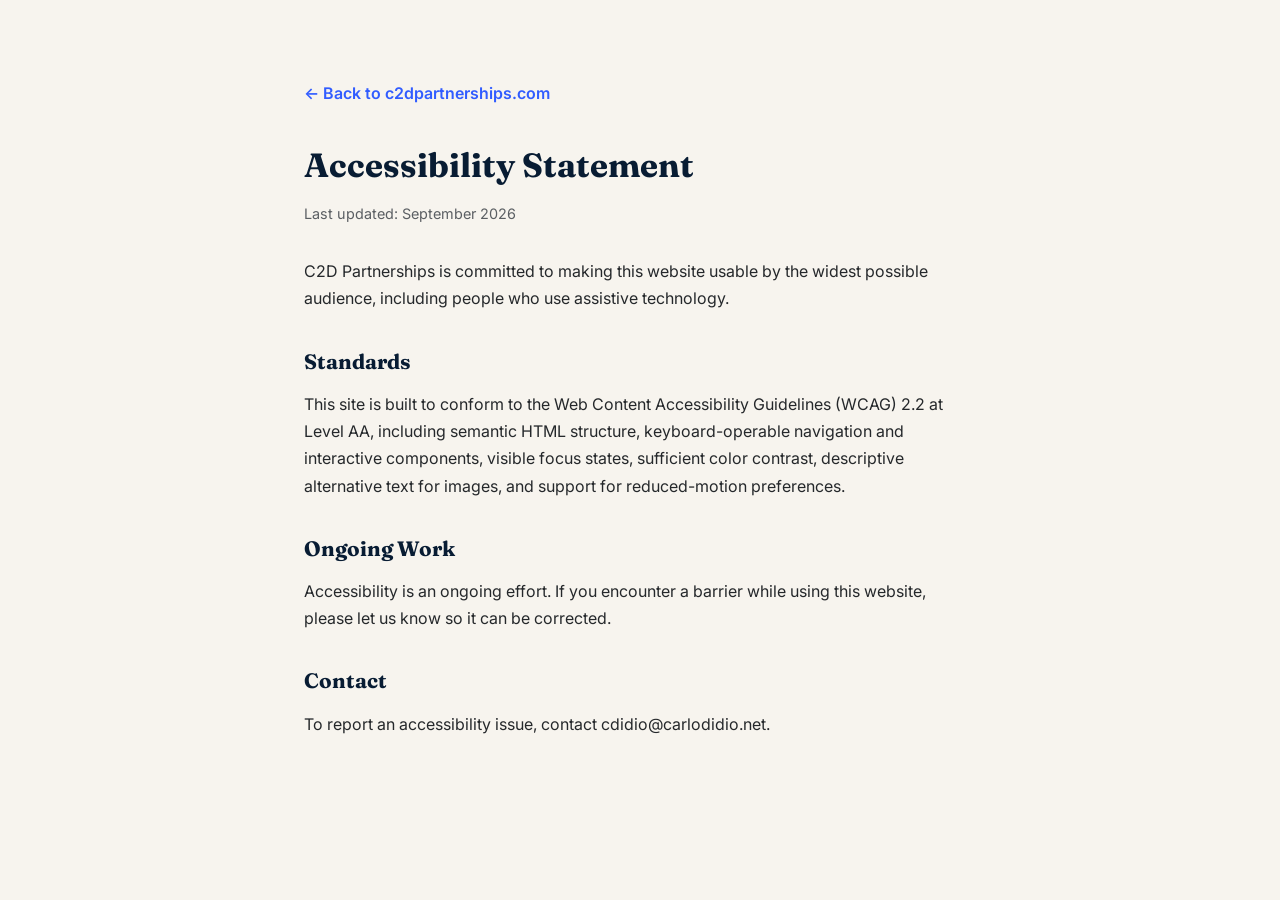
<file: accessibility.html>
<!DOCTYPE html>
<html lang="en">
<head>
<meta charset="UTF-8">
<meta name="viewport" content="width=device-width, initial-scale=1.0">
<title>Accessibility Statement | C2D Partnerships</title>
<meta name="description" content="Accessibility statement for c2dpartnerships.com.">
<meta name="robots" content="noindex,follow">
<link rel="icon" href="/assets/img/favicon.ico" sizes="any">
<link rel="preconnect" href="https://fonts.googleapis.com">
<link rel="preconnect" href="https://fonts.gstatic.com" crossorigin>
<link href="https://fonts.googleapis.com/css2?family=Fraunces:ital,wght@0,400;0,600;0,700&family=Inter:wght@400;500;600;700&display=swap" rel="stylesheet">
<link rel="stylesheet" href="/assets/css/styles.css">
<style>
  .legal-page{max-width:720px;margin:0 auto;padding:5rem 1.5rem 6rem;}
  .legal-page h1{font-family:var(--font-serif);color:var(--navy);font-size:2.1rem;margin-bottom:.5rem;}
  .legal-page p{margin-bottom:1.1rem;color:var(--charcoal);line-height:1.7;}
  .legal-page h2{font-family:var(--font-serif);color:var(--navy);font-size:1.3rem;margin:2rem 0 .75rem;}
  .legal-page .back{display:inline-block;margin-bottom:2rem;color:var(--blue);font-weight:600;}
  .legal-page .updated{color:#5b5f63;font-size:.9rem;margin-bottom:2rem;}
</style>
</head>
<body>
<div class="legal-page">
  <a class="back" href="/#home">&larr; Back to c2dpartnerships.com</a>
  <h1>Accessibility Statement</h1>
  <p class="updated">Last updated: September 2026</p>

  <p>C2D Partnerships is committed to making this website usable by the widest possible audience, including people who use assistive technology.</p>

  <h2>Standards</h2>
  <p>This site is built to conform to the Web Content Accessibility Guidelines (WCAG) 2.2 at Level AA, including semantic HTML structure, keyboard-operable navigation and interactive components, visible focus states, sufficient color contrast, descriptive alternative text for images, and support for reduced-motion preferences.</p>

  <h2>Ongoing Work</h2>
  <p>Accessibility is an ongoing effort. If you encounter a barrier while using this website, please let us know so it can be corrected.</p>

  <h2>Contact</h2>
  <p>To report an accessibility issue, contact <a href="mailto:cdidio@carlodidio.net">cdidio@carlodidio.net</a>.</p>
</div>
</body>
</html>
</file>
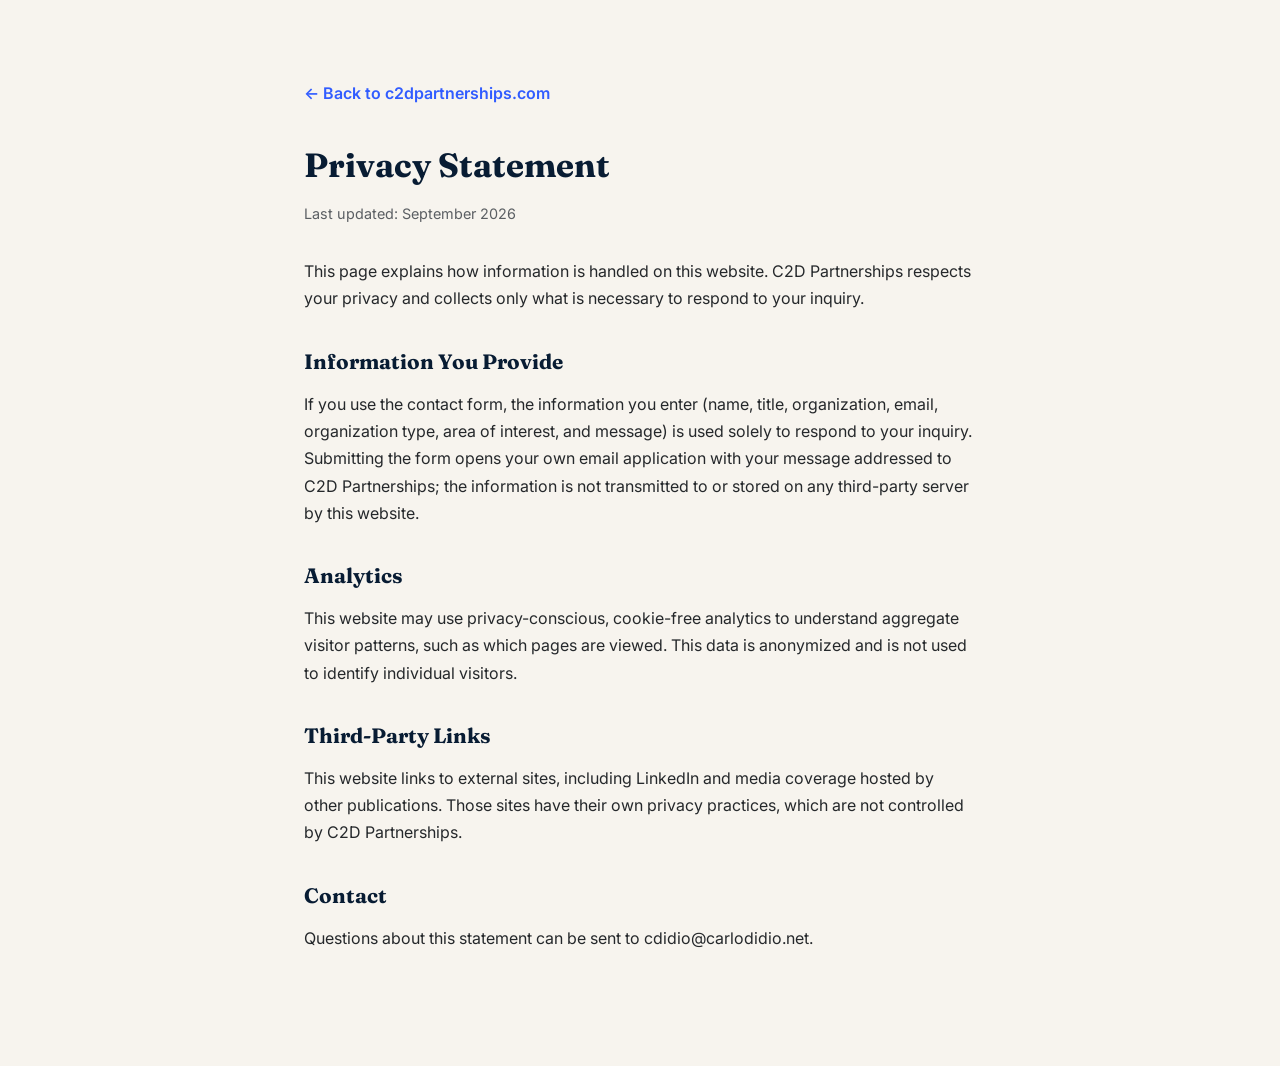
<file: privacy.html>
<!DOCTYPE html>
<html lang="en">
<head>
<meta charset="UTF-8">
<meta name="viewport" content="width=device-width, initial-scale=1.0">
<title>Privacy Statement | C2D Partnerships</title>
<meta name="description" content="Privacy statement for c2dpartnerships.com.">
<meta name="robots" content="noindex,follow">
<link rel="icon" href="/assets/img/favicon.ico" sizes="any">
<link rel="preconnect" href="https://fonts.googleapis.com">
<link rel="preconnect" href="https://fonts.gstatic.com" crossorigin>
<link href="https://fonts.googleapis.com/css2?family=Fraunces:ital,wght@0,400;0,600;0,700&family=Inter:wght@400;500;600;700&display=swap" rel="stylesheet">
<link rel="stylesheet" href="/assets/css/styles.css">
<style>
  .legal-page{max-width:720px;margin:0 auto;padding:5rem 1.5rem 6rem;}
  .legal-page h1{font-family:var(--font-serif);color:var(--navy);font-size:2.1rem;margin-bottom:.5rem;}
  .legal-page p{margin-bottom:1.1rem;color:var(--charcoal);line-height:1.7;}
  .legal-page h2{font-family:var(--font-serif);color:var(--navy);font-size:1.3rem;margin:2rem 0 .75rem;}
  .legal-page .back{display:inline-block;margin-bottom:2rem;color:var(--blue);font-weight:600;}
  .legal-page .updated{color:#5b5f63;font-size:.9rem;margin-bottom:2rem;}
</style>
</head>
<body>
<div class="legal-page">
  <a class="back" href="/#home">&larr; Back to c2dpartnerships.com</a>
  <h1>Privacy Statement</h1>
  <p class="updated">Last updated: September 2026</p>

  <p>This page explains how information is handled on this website. C2D Partnerships respects your privacy and collects only what is necessary to respond to your inquiry.</p>

  <h2>Information You Provide</h2>
  <p>If you use the contact form, the information you enter (name, title, organization, email, organization type, area of interest, and message) is used solely to respond to your inquiry. Submitting the form opens your own email application with your message addressed to C2D Partnerships; the information is not transmitted to or stored on any third-party server by this website.</p>

  <h2>Analytics</h2>
  <p>This website may use privacy-conscious, cookie-free analytics to understand aggregate visitor patterns, such as which pages are viewed. This data is anonymized and is not used to identify individual visitors.</p>

  <h2>Third-Party Links</h2>
  <p>This website links to external sites, including LinkedIn and media coverage hosted by other publications. Those sites have their own privacy practices, which are not controlled by C2D Partnerships.</p>

  <h2>Contact</h2>
  <p>Questions about this statement can be sent to <a href="mailto:cdidio@carlodidio.net">cdidio@carlodidio.net</a>.</p>
</div>
</body>
</html>
</file>
<file: assets/css/styles.css>
/* =========================================================
   Carlo Di Dio — Performing Arts Strategy & Enterprise Transformation
   Design system: deep navy, warm ivory, refined gold, charcoal.
   ========================================================= */

:root{
  --navy:#081C33;
  --midnight:#102A43;
  --ivory:#F7F4EE;
  --gold:#C2A15A;
  --gold-deep:#A8863F;
  --gold-ink:#7A5D1E; /* AA-compliant gold for small text on light backgrounds */
  --charcoal:#25282B;
  --stone:#E8E3DA;
  --white:#FFFFFF;
  --blue:#315CFF;

  --font-serif: 'Fraunces', 'Iowan Old Style', 'Georgia', serif;
  --font-sans: 'Inter', -apple-system, BlinkMacSystemFont, 'Segoe UI', sans-serif;

  --container-w: 1200px;
  --container-narrow: 780px;

  --space-1: 0.5rem;
  --space-2: 1rem;
  --space-3: 1.5rem;
  --space-4: 2.5rem;
  --space-5: 4rem;
  --space-6: 6rem;
  --space-7: 9rem;

  --radius: 3px;
  --transition: 320ms cubic-bezier(.22,.61,.36,1);
}

/* ---------- Reset ---------- */
*,*::before,*::after{box-sizing:border-box;}
html{scroll-behavior:smooth;-webkit-text-size-adjust:100%;}
body{margin:0;background:var(--ivory);color:var(--charcoal);font-family:var(--font-sans);font-size:1rem;line-height:1.65;-webkit-font-smoothing:antialiased;}
img{max-width:100%;display:block;height:auto;}
a{color:inherit;text-decoration:none;}
ul,ol{margin:0;padding:0;list-style:none;}
h1,h2,h3,h4,p,blockquote,figure{margin:0;}
button{font:inherit;color:inherit;background:none;border:0;cursor:pointer;}
input,select,textarea{font:inherit;color:inherit;}
svg{display:block;}

@media (prefers-reduced-motion: reduce){
  html{scroll-behavior:auto;}
  *,*::before,*::after{animation-duration:0.001ms !important;animation-iteration-count:1 !important;transition-duration:0.001ms !important;scroll-behavior:auto !important;}
}

/* ---------- Focus ---------- */
a:focus-visible,button:focus-visible,input:focus-visible,select:focus-visible,textarea:focus-visible,summary:focus-visible{
  outline:3px solid var(--blue);
  outline-offset:3px;
  border-radius:2px;
}

.skip-link{
  position:absolute;left:-9999px;top:0;background:var(--navy);color:var(--white);
  padding:.75rem 1.25rem;z-index:200;font-weight:600;
}
.skip-link:focus{left:1rem;top:1rem;}

.sr-only{
  position:absolute;width:1px;height:1px;padding:0;margin:-1px;overflow:hidden;
  clip:rect(0,0,0,0);white-space:nowrap;border:0;
}

/* ---------- Layout helpers ---------- */
.container{max-width:var(--container-w);margin:0 auto;padding:0 1.5rem;}
.container--narrow{max-width:var(--container-narrow);}
@media (min-width:900px){.container{padding:0 3rem;}}

.section{padding:var(--space-6) 0;}
.section--ivory{background:var(--ivory);}
.section--stone{background:var(--stone);}
.section--navy{background:var(--navy);color:var(--ivory);}
.section--navy-soft{background:var(--midnight);color:var(--ivory);}

.eyebrow{
  font-family:var(--font-sans);font-weight:600;font-size:.8rem;letter-spacing:.14em;text-transform:uppercase;
  color:var(--gold-ink);margin:0 0 1rem;
}
.eyebrow--light{color:var(--gold);}

.section__headline{
  font-family:var(--font-serif);font-weight:600;font-size:clamp(1.9rem,3.6vw,2.85rem);line-height:1.15;
  max-width:820px;margin:0 0 1.75rem;color:var(--navy);
}
.section__headline--light{color:var(--white);}

.lede{font-size:1.1rem;line-height:1.7;color:var(--charcoal);max-width:640px;margin:0 0 1rem;}
.lede--light{color:#D7DEE7;}
.lede-grid{display:grid;gap:1.5rem;margin-bottom:2.5rem;}
@media (min-width:800px){.lede-grid{grid-template-columns:1fr 1fr;}}

.section__conclusion{
  font-family:var(--font-serif);font-size:1.4rem;font-style:italic;color:var(--navy);max-width:680px;
  margin-top:var(--space-4);padding-top:1.75rem;border-top:1px solid var(--gold);
}
.section--navy .section__conclusion{color:var(--white);}

.section__cta{margin-top:var(--space-4);text-align:center;}

.accent{color:var(--gold);}

.brand{font-weight:700;color:var(--gold);}
.brand--ink{color:var(--gold-ink);}

/* ---------- Slide-in-from-side reveal ---------- */
.slide-in{opacity:0;transition:opacity 1.9s ease, transform 1.9s cubic-bezier(.16,.68,.28,1);}
.slide-in--left{transform:translateX(-90px);}
.slide-in--right{transform:translateX(90px);}
.slide-in.is-visible{opacity:1;transform:none;}
@media (prefers-reduced-motion: reduce){.slide-in{opacity:1;transform:none;}}

/* ---------- Buttons ---------- */
.btn{
  display:inline-flex;align-items:center;justify-content:center;gap:.5rem;
  padding:.9rem 1.7rem;font-weight:600;font-size:.95rem;border-radius:2px;
  transition:transform var(--transition),background var(--transition),color var(--transition),border-color var(--transition);
  white-space:nowrap;
}
.btn--gold{background:var(--gold);color:var(--navy);}
.btn--gold:hover{background:var(--gold-deep);transform:translateY(-1px);}
.btn--navy{background:var(--navy);color:var(--white);}
.btn--navy:hover{background:var(--midnight);transform:translateY(-1px);}
.btn--outline{border:1px solid var(--navy);color:var(--navy);}
.btn--outline:hover{background:var(--navy);color:var(--white);}
.btn--ghost-light{border:1px solid rgba(255,255,255,.55);color:var(--white);}
.btn--ghost-light:hover{background:rgba(255,255,255,.12);}
.btn--sm{padding:.6rem 1.25rem;font-size:.85rem;}
.btn--block{width:100%;white-space:normal;}

/* =========================================================
   Intro splash
   ========================================================= */
html.splash-lock,html.splash-lock body{overflow:hidden;height:100%;}

.splash{
  display:none;position:fixed;inset:0;z-index:9999;background:var(--navy);
  align-items:center;justify-content:center;overflow:hidden;
  opacity:1;transition:opacity .6s ease;
}
.splash.is-active{display:flex;}
.splash.is-leaving{opacity:0;pointer-events:none;}
.splash[hidden]{display:none;}

.splash__aurora{position:absolute;inset:0;z-index:0;overflow:hidden;}
.splash__aurora::after{
  content:"";position:absolute;inset:0;background:radial-gradient(circle at 50% 45%,transparent 0%,rgba(8,28,51,.3) 45%,rgba(8,28,51,.75) 78%,rgba(8,28,51,.95) 100%);
}
.splash__aurora-blob{
  position:absolute;width:88vmax;height:88vmax;border-radius:44% 56% 60% 40%;filter:blur(80px);opacity:.55;
  mix-blend-mode:soft-light;animation:auroraDrift 34s ease-in-out infinite;
}
.splash__aurora-blob--1{background:radial-gradient(circle,rgba(194,161,90,1),transparent 62%);top:-28%;left:-28%;border-radius:58% 42% 45% 55%;animation:auroraDrift 38s ease-in-out infinite;}
.splash__aurora-blob--2{background:radial-gradient(circle,rgba(64,95,168,1),transparent 62%);top:-6%;right:-32%;width:92vmax;height:92vmax;border-radius:40% 60% 55% 45%;animation:auroraDriftB 32s ease-in-out infinite;animation-delay:-6s;}
.splash__aurora-blob--3{background:radial-gradient(circle,rgba(140,107,46,1),transparent 62%);bottom:-36%;left:-6%;width:80vmax;height:80vmax;border-radius:50% 50% 42% 58%;animation:auroraDriftC 40s ease-in-out infinite;animation-delay:-14s;}
.splash__aurora-blob--4{background:radial-gradient(circle,rgba(227,200,138,1),transparent 62%);bottom:-28%;right:-14%;width:78vmax;height:78vmax;border-radius:55% 45% 60% 40%;animation:auroraDriftB 36s ease-in-out infinite;animation-delay:-9s;}
.splash__aurora-blob--5{background:radial-gradient(circle,rgba(176,137,104,1),transparent 62%);top:22%;left:26%;width:70vmax;height:70vmax;border-radius:46% 54% 50% 50%;animation:auroraDriftC 33s ease-in-out infinite;animation-delay:-3s;}
.splash__aurora-blob--6{background:radial-gradient(circle,rgba(58,80,120,1),transparent 62%);top:-22%;left:16%;width:66vmax;height:66vmax;border-radius:60% 40% 48% 52%;animation:auroraDrift 30s ease-in-out infinite;animation-delay:-11s;}
.splash__aurora-blob--7{background:radial-gradient(circle,rgba(168,134,63,1),transparent 62%);bottom:-18%;left:-22%;width:74vmax;height:74vmax;border-radius:42% 58% 52% 48%;animation:auroraDriftB 42s ease-in-out infinite;animation-delay:-17s;}
.splash__aurora-blob--8{background:radial-gradient(circle,rgba(112,88,124,1),transparent 62%);top:2%;right:-20%;width:64vmax;height:64vmax;border-radius:52% 48% 56% 44%;animation:auroraDriftC 35s ease-in-out infinite;animation-delay:-5s;}
@keyframes auroraDrift{
  0%,100%{transform:translate(0,0);}
  50%{transform:translate(16%,10%);}
}
@keyframes auroraDriftB{
  0%,100%{transform:translate(0,0);}
  50%{transform:translate(-18%,12%);}
}
@keyframes auroraDriftC{
  0%,100%{transform:translate(0,0);}
  50%{transform:translate(10%,-16%);}
}
@media (prefers-reduced-motion: reduce){.splash__aurora-blob{animation:none;}}

.splash__skip{
  position:absolute;top:1.5rem;right:1.5rem;z-index:2;color:#B9C2CE;font-size:.82rem;font-weight:600;
  letter-spacing:.06em;text-transform:uppercase;padding:.6rem 1rem;border:1px solid rgba(255,255,255,.25);
  border-radius:2px;opacity:0;animation:splashSkipIn .5s ease forwards;animation-delay:.6s;
}
.splash__skip:hover{border-color:var(--gold);color:var(--white);}
@keyframes splashSkipIn{to{opacity:.85;}}

.splash__stage{position:relative;z-index:1;display:flex;flex-direction:column;align-items:center;gap:1.75rem;padding:1.5rem;}

.splash__mark{width:min(480px,86vw);height:auto;overflow:visible;}
.splash__capsule{transform-box:fill-box;transform-origin:center;}
.splash__capsule--left{animation:splashCapsuleLeft 1.1s cubic-bezier(.22,.61,.36,1) forwards;}
.splash__capsule--right{animation:splashCapsuleRight 1.1s cubic-bezier(.22,.61,.36,1) forwards;}
@keyframes splashCapsuleLeft{
  0%{transform:translateX(-160px) rotate(-6deg);opacity:0;}
  100%{transform:translateX(0) rotate(0deg);opacity:1;}
}
@keyframes splashCapsuleRight{
  0%{transform:translateX(160px) rotate(6deg);opacity:0;}
  100%{transform:translateX(0) rotate(0deg);opacity:1;}
}
.splash__connector{
  transform-box:fill-box;transform-origin:center;opacity:0;transform:scale(.4) rotate(-8deg);
  animation:splashConnectorIn .6s cubic-bezier(.22,.61,.36,1) forwards;animation-delay:1.05s;
}
@keyframes splashConnectorIn{
  0%{opacity:0;transform:scale(.4) rotate(-8deg);}
  70%{opacity:1;transform:scale(1.08) rotate(2deg);}
  100%{opacity:1;transform:scale(1) rotate(0deg);}
}

.splash__mark-reflection{
  width:min(480px,86vw);margin-top:-.5rem;height:50px;overflow:hidden;
  transform:scaleY(-1);opacity:0;
  -webkit-mask-image:linear-gradient(180deg,rgba(0,0,0,.35),transparent);
  mask-image:linear-gradient(180deg,rgba(0,0,0,.35),transparent);
  animation:splashReflectionIn .9s ease forwards;animation-delay:1.35s;
}
.splash__mark-reflection svg{width:100%;height:auto;display:block;}
@keyframes splashReflectionIn{to{opacity:1;}}

.splash__type{
  display:flex;flex-direction:column;align-items:center;gap:.7rem;text-align:center;margin-top:.5rem;
}
.splash__wordmark{
  font-family:var(--font-sans);font-weight:800;font-size:clamp(1.4rem,4.2vw,2.15rem);color:var(--gold);
  letter-spacing:.5em;text-transform:uppercase;opacity:0;filter:blur(8px);
  animation:splashWordIn 1s cubic-bezier(.22,.61,.36,1) forwards;animation-delay:1.9s;
}
.splash__divider{
  display:flex;align-items:center;gap:.85rem;width:100%;max-width:360px;opacity:0;
  animation:splashDividerIn .5s ease forwards;animation-delay:2.75s;
}
.splash__divider-line{
  flex:1;height:1px;background:var(--gold);
  transform:scaleX(0);animation:splashLineGrow .7s ease forwards;animation-delay:2.75s;
}
.splash__divider-line:first-child{transform-origin:right;}
.splash__divider-line:last-child{transform-origin:left;}
.splash__divider-diamond{
  width:11px;height:11px;flex-shrink:0;background:var(--gold);transform:rotate(45deg) scale(0);
  animation:splashDiamondIn .5s cubic-bezier(.22,.61,.36,1) forwards;animation-delay:3.05s;
}
.splash__tagline{
  font-size:.85rem;font-weight:600;letter-spacing:.02em;text-transform:uppercase;
  opacity:0;transform:translateY(14px);
  animation:splashTagIn .8s cubic-bezier(.22,.61,.36,1) forwards;animation-delay:3.35s;
}
.splash__tagline-white{color:var(--white);letter-spacing:.16em;}
.splash__tagline-gold{color:var(--gold);letter-spacing:.16em;}
@keyframes splashWordIn{to{opacity:1;filter:blur(0);letter-spacing:.5em;}}
@keyframes splashDividerIn{to{opacity:1;}}
@keyframes splashLineGrow{to{transform:scaleX(1);}}
@keyframes splashDiamondIn{to{transform:rotate(45deg) scale(1);}}
@keyframes splashTagIn{to{opacity:1;transform:translateY(0);}}

@media (prefers-reduced-motion: reduce){
  .splash__capsule,.splash__connector,.splash__wordmark,.splash__tagline,.splash__divider,.splash__divider-line,.splash__divider-diamond,.splash__mark-reflection{
    animation:none !important;opacity:1;transform:none;filter:none;letter-spacing:.5em;
  }
  .splash__tagline-white,.splash__tagline-gold{letter-spacing:.16em;}
  .splash__mark-reflection{transform:scaleY(-1);}
  .splash{transition:none;}
}

/* =========================================================
   Header / Nav
   ========================================================= */
.site-header{
  position:sticky;top:0;z-index:100;background:rgba(8,28,51,.92);backdrop-filter:blur(10px);
  border-bottom:1px solid rgba(194,161,90,.25);
}
.nav{
  max-width:var(--container-w);margin:0 auto;display:flex;align-items:center;gap:1.5rem;
  padding:0.85rem 1.5rem;
}
@media (min-width:900px){.nav{padding:0.85rem 3rem;}}
.nav__brand{display:flex;align-items:center;margin-right:auto;color:var(--white);}
.nav__mark{width:40px;height:auto;transition:transform var(--transition);}
.nav__brand:hover .nav__mark{transform:scale(1.06);}
.nav__links{display:none;gap:1.9rem;align-items:center;}
.nav__links a{color:#D7DEE7;font-size:.92rem;font-weight:500;padding:.4rem 0;position:relative;}
.nav__links a::after{
  content:"";position:absolute;left:0;bottom:-2px;width:0;height:1px;background:var(--gold);transition:width var(--transition);
}
.nav__links a:hover::after,.nav__links a.is-active::after{width:100%;}
.nav__links a.is-active{color:var(--white);}
.nav__social{display:flex;align-items:center;gap:.85rem;margin-right:.25rem;}
.nav__social-link{color:#D7DEE7;display:flex;transition:color var(--transition),transform var(--transition);}
.nav__social-link:hover{color:var(--gold);transform:translateY(-2px);}
.nav__cta{display:none;}
.nav__toggle{
  display:flex;flex-direction:column;justify-content:center;gap:5px;width:34px;height:34px;
}
.nav__toggle span{display:block;width:100%;height:2px;background:var(--white);transition:transform var(--transition),opacity var(--transition);}
.nav__toggle[aria-expanded="true"] span:nth-child(1){transform:translateY(7px) rotate(45deg);}
.nav__toggle[aria-expanded="true"] span:nth-child(2){opacity:0;}
.nav__toggle[aria-expanded="true"] span:nth-child(3){transform:translateY(-7px) rotate(-45deg);}

@media (min-width:960px){
  .nav__links{display:flex;}
  .nav__cta{display:inline-flex;}
  .nav__toggle{display:none;}
}

.mobile-menu{
  background:var(--navy);border-top:1px solid rgba(194,161,90,.25);padding:1.5rem;
}
.mobile-menu ul{display:flex;flex-direction:column;gap:.25rem;margin-bottom:1.5rem;}
.mobile-menu a{display:block;padding:.85rem .25rem;color:var(--white);font-size:1.05rem;border-bottom:1px solid rgba(255,255,255,.08);}
@media (min-width:960px){.mobile-menu{display:none !important;}}

/* =========================================================
   Hero
   ========================================================= */
.hero{
  position:relative;background:var(--navy);overflow:hidden;
  min-height:calc(100vh - 66px);display:flex;align-items:center;justify-content:center;
  padding:6rem 1.5rem 5rem;
}
@media (min-width:960px){.hero{min-height:calc(100vh - 74px);}}

.hero__bg{position:absolute;inset:0;z-index:0;overflow:hidden;}
.hero__bg::before{
  content:"";position:absolute;inset:-20%;
  background:radial-gradient(circle at 30% 30%, rgba(194,161,90,.10), transparent 55%),
             radial-gradient(circle at 75% 70%, rgba(49,92,255,.08), transparent 50%);
}
.hero__mark{
  position:absolute;top:50%;left:50%;width:min(1100px,150vw);height:auto;opacity:.16;
  transform:translate(-50%,-50%) rotate(0deg);
  animation:heroMarkDrift 40s linear infinite;
}
@keyframes heroMarkDrift{
  0%{transform:translate(-50%,-50%) rotate(0deg);}
  100%{transform:translate(-50%,-50%) rotate(360deg);}
}
@media (prefers-reduced-motion: reduce){.hero__mark{animation:none;}}

.hero__grid{
  position:relative;z-index:1;display:grid;grid-template-columns:1fr;gap:3rem;align-items:center;
}
@media (min-width:960px){.hero__grid{grid-template-columns:1.15fr .85fr;gap:2.5rem;}}

.hero__content{max-width:760px;text-align:center;color:var(--white);margin:0 auto;}
@media (min-width:960px){.hero__content{text-align:left;margin:0;}}
.hero__brandline{
  display:inline-flex;align-items:center;gap:.6rem;justify-content:center;margin:0 auto 1.5rem;
}
@media (min-width:960px){.hero__brandline{justify-content:flex-start;margin:0 0 1.5rem;}}
.hero__brandmark{width:26px;height:26px;border-radius:6px;animation:brandPulse 3.2s ease-in-out infinite;}
@keyframes brandPulse{0%,100%{box-shadow:0 0 0 0 rgba(194,161,90,.4);}50%{box-shadow:0 0 0 6px rgba(194,161,90,0);}}
@media (prefers-reduced-motion: reduce){.hero__brandmark{animation:none;}}
.hero__headline{
  font-family:var(--font-serif);font-weight:600;font-size:clamp(2.3rem,5.4vw,3.7rem);line-height:1.12;
  max-width:720px;margin:0 auto 1.4rem;
}
@media (min-width:960px){.hero__headline{margin:0 0 1.4rem;}}
.hero__sub{font-size:1.15rem;color:#D7DEE7;max-width:560px;line-height:1.7;margin:0 auto 1.1rem;}
@media (min-width:960px){.hero__sub{margin:0 0 1.1rem;}}
.hero__philosophy{font-family:var(--font-serif);font-style:italic;font-size:1.15rem;color:var(--gold);margin-bottom:1.6rem;}
.hero__actions{display:flex;flex-wrap:wrap;gap:1rem;justify-content:center;}
@media (min-width:960px){.hero__actions{justify-content:flex-start;}}

.hero__panel{position:relative;display:none;min-height:420px;}
@media (min-width:960px){.hero__panel{display:block;}}
.hero__panel-mark{
  position:absolute;top:50%;left:50%;width:88%;height:auto;transform:translate(-50%,-50%);opacity:.35;
}
.hero__chip{
  position:absolute;display:flex;flex-direction:column;gap:.35rem;max-width:230px;padding:1.1rem 1.25rem;
  background:rgba(255,255,255,.06);border:1px solid rgba(194,161,90,.35);border-radius:4px;
  backdrop-filter:blur(6px);box-shadow:0 18px 40px -22px rgba(0,0,0,.6);
  animation:heroChipFloat 6s ease-in-out infinite;
}
.hero__chip-value{font-family:var(--font-serif);font-weight:700;font-size:1.7rem;color:var(--gold);}
.hero__chip-label{font-size:.82rem;line-height:1.4;color:#D7DEE7;}
.hero__chip--1{top:4%;left:2%;animation-delay:0s;}
.hero__chip--2{top:42%;right:0;animation-delay:1.4s;}
.hero__chip--3{bottom:2%;left:12%;animation-delay:2.8s;}
@keyframes heroChipFloat{0%,100%{transform:translateY(0);}50%{transform:translateY(-10px);}}
@media (prefers-reduced-motion: reduce){.hero__chip{animation:none;}}

/* =========================================================
   Collaborations marquee
   ========================================================= */
.marquee-section{
  background:var(--ivory);padding:2.75rem 0;overflow:hidden;border-top:1px solid var(--stone);
  border-bottom:1px solid var(--stone);
}
.marquee-section__label{
  text-align:center;color:var(--gold-ink);font-size:.78rem;font-weight:600;letter-spacing:.12em;text-transform:uppercase;
  margin-bottom:1.75rem;padding:0 1.5rem;
}
.marquee{position:relative;display:flex;width:100%;-webkit-mask-image:linear-gradient(90deg,transparent,#000 8%,#000 92%,transparent);mask-image:linear-gradient(90deg,transparent,#000 8%,#000 92%,transparent);}
.marquee__track{
  display:flex;align-items:center;gap:1.75rem;flex-shrink:0;padding:0 1.75rem;
  animation:marqueeScroll 42s linear infinite;
}
.marquee:hover .marquee__track{animation-play-state:paused;}
@keyframes marqueeScroll{from{transform:translateX(0);}to{transform:translateX(-100%);}}
.marquee__logo{
  display:flex;align-items:center;justify-content:center;flex-shrink:0;
  width:140px;height:72px;padding:.5rem;transition:transform var(--transition),opacity var(--transition);
  opacity:.92;
}
.marquee__logo:hover{transform:translateY(-3px);opacity:1;}
.marquee__logo img{max-width:100%;max-height:100%;object-fit:contain;}
@media (min-width:700px){.marquee__logo{width:160px;height:80px;}}

.scroll-indicator{
  position:absolute;left:50%;bottom:1.75rem;transform:translateX(-50%);width:26px;height:42px;
  border:1px solid rgba(255,255,255,.55);border-radius:20px;display:none;
}
.scroll-indicator span{
  position:absolute;top:7px;left:50%;transform:translateX(-50%);width:4px;height:8px;border-radius:3px;background:var(--gold);
  animation:scrollDot 1.8s ease-in-out infinite;
}
@keyframes scrollDot{0%{opacity:1;top:7px;}70%{opacity:0;top:22px;}100%{opacity:0;top:22px;}}
@media (min-width:640px){.scroll-indicator{display:block;}}

/* =========================================================
   Opportunity — graphic + principles
   ========================================================= */
.opportunity-graphic{
  margin:2.75rem 0 3rem;padding:2.75rem 2rem;background:var(--navy);border-radius:8px;
  display:grid;gap:2.5rem;grid-template-columns:1fr;align-items:center;position:relative;overflow:hidden;
}
@media (min-width:800px){
  .opportunity-graphic{grid-template-columns:1.15fr 0.85fr;padding:3rem 3.5rem;}
}
.opportunity-graphic__statement{
  font-family:var(--font-serif);font-size:clamp(1.35rem,2.6vw,1.85rem);color:var(--white);line-height:1.4;margin:0 0 .85rem;
}
.opportunity-graphic__statement .accent{color:var(--gold);}
.opportunity-graphic__caption{font-size:.95rem;color:#B9C2CE;max-width:420px;margin:0;}
.opportunity-graphic__visual{display:flex;justify-content:center;}
.opportunity-graphic__svg{width:100%;max-width:280px;height:auto;display:block;overflow:visible;}
.opportunity-graphic__orbit{fill:none;stroke:rgba(255,255,255,.16);stroke-width:1.5;stroke-dasharray:3 7;}
.opportunity-graphic__orbit--2{stroke:rgba(194,161,90,.28);}
.opportunity-graphic__spin{transform-box:fill-box;transform-origin:center;}
.opportunity-graphic__spin--1{animation:oppSpin 24s linear infinite;}
.opportunity-graphic__spin--2{animation:oppSpin 32s linear infinite reverse;}
.opportunity-graphic__node{fill:var(--gold);filter:drop-shadow(0 0 5px rgba(194,161,90,.7));}
.opportunity-graphic__node--alt{fill:#F0D89B;}
.opportunity-graphic__glow{
  fill:var(--gold);opacity:.16;filter:blur(12px);
  transform-box:fill-box;transform-origin:center;animation:oppGlowPulse 3.5s ease-in-out infinite;
}
.opportunity-graphic__core{
  fill:var(--gold);transform-box:fill-box;transform-origin:center;animation:oppCorePulse 3.5s ease-in-out infinite;
}
.opportunity-graphic__core-label{
  fill:var(--navy);font-family:var(--font-sans);font-size:14px;font-weight:700;letter-spacing:.04em;
  text-transform:uppercase;
}
@keyframes oppSpin{from{transform:rotate(0deg);}to{transform:rotate(360deg);}}
@keyframes oppGlowPulse{0%,100%{opacity:.14;transform:scale(1);}50%{opacity:.3;transform:scale(1.18);}}
@keyframes oppCorePulse{0%,100%{transform:scale(1);}50%{transform:scale(1.06);}}
@media (prefers-reduced-motion: reduce){
  .opportunity-graphic__spin,.opportunity-graphic__glow,.opportunity-graphic__core{animation:none;}
}

.principles{display:grid;gap:1.75rem;grid-template-columns:1fr;margin-top:1rem;}
@media (min-width:700px){.principles{grid-template-columns:repeat(2,1fr);}}
@media (min-width:1100px){.principles{grid-template-columns:repeat(4,1fr);}}
.principle{
  padding:1.75rem 1.5rem 1.5rem;border-top:2px solid var(--gold);position:relative;overflow:hidden;
  background:var(--white);transition:transform var(--transition),box-shadow var(--transition);
}
.principle:hover{transform:translateY(-6px);box-shadow:0 20px 40px -24px rgba(8,28,51,.25);}
.principle__index{
  position:absolute;top:-.4rem;right:.5rem;font-family:var(--font-serif);font-size:4.5rem;font-weight:700;
  color:rgba(194,161,90,.14);line-height:1;z-index:0;pointer-events:none;
}
.principle h3{font-family:var(--font-serif);font-size:1.3rem;margin:.6rem 0 .6rem;color:var(--navy);position:relative;z-index:1;}
.principle p{color:var(--charcoal);font-size:.98rem;line-height:1.6;position:relative;z-index:1;}

/* =========================================================
   Performing Arts Enterprise Model (PEM)
   ========================================================= */
.pem{margin-top:3rem;}

.pem-feature{
  padding:2.5rem;background:linear-gradient(135deg,rgba(194,161,90,.14),rgba(194,161,90,.02));
  border:1px solid rgba(194,161,90,.4);border-left:4px solid var(--gold);border-radius:4px;margin-bottom:1.75rem;
}
.pem-feature__index{
  display:inline-block;font-size:.75rem;font-weight:700;letter-spacing:.14em;text-transform:uppercase;
  color:var(--gold);margin-bottom:.85rem;
}
.pem-feature h3{font-family:var(--font-serif);color:var(--white);font-size:1.6rem;margin-bottom:.75rem;}
.pem-feature p{color:#D7DEE7;font-size:1.08rem;line-height:1.7;max-width:640px;}

.pem-scroll{margin-top:1rem;}
@media (min-width:900px){
  .pem-scroll{display:grid;grid-template-columns:320px 1fr;gap:3.5rem;align-items:start;}
}
.pem-scroll__nav{display:none;}
@media (min-width:900px){
  .pem-scroll__nav{display:block;position:sticky;top:140px;}
}
.pem-nav__eyebrow{
  font-size:.85rem;font-weight:700;letter-spacing:.14em;text-transform:uppercase;color:#B9C2CE;margin:0 0 1.5rem;
}
.pem-nav{display:flex;flex-direction:column;gap:0;}
.pem-nav__item{
  display:flex;align-items:baseline;gap:1rem;padding:1.25rem 0 1.25rem 1.35rem;
  border-left:3px solid rgba(194,161,90,.22);opacity:.45;
  transition:opacity var(--transition),border-color var(--transition);
}
.pem-nav__num{font-family:var(--font-serif);font-size:1.15rem;color:var(--gold);font-weight:600;flex-shrink:0;}
.pem-nav__label{font-size:1.25rem;color:var(--white);font-weight:600;line-height:1.3;font-family:var(--font-serif);}
.pem-nav__item.is-active{opacity:1;border-left-color:var(--gold);}

.pem-scroll__panels{display:flex;flex-direction:column;}
.pem-panel{
  padding:2.75rem 0;min-height:34vh;display:flex;flex-direction:column;justify-content:center;
  border-top:1px solid rgba(194,161,90,.2);
  opacity:.4;transform:translateX(0);transition:opacity .5s ease,transform .5s cubic-bezier(.22,.61,.36,1);
}
.pem-panel:first-child{border-top:none;padding-top:0;}
@media (min-width:900px){
  .pem-panel{transform:translateX(28px);}
  .pem-panel.is-active{transform:translateX(0);}
}
.pem-panel.is-active{opacity:1;}
.pem-panel__index{
  font-family:var(--font-serif);font-weight:700;font-size:2.75rem;line-height:1;margin-bottom:.5rem;
  color:rgba(194,161,90,.35);transition:color var(--transition);
}
.pem-panel.is-active .pem-panel__index{color:var(--gold);}
.pem-panel h3{font-family:var(--font-serif);color:var(--white);font-size:1.5rem;margin-bottom:.75rem;}
.pem-panel p{color:#B9C2CE;font-size:1.03rem;line-height:1.7;max-width:560px;}
@media (prefers-reduced-motion: reduce){
  .pem-panel{opacity:1;transform:none;}
}

.equation{
  margin-top:var(--space-5);text-align:center;border-top:1px solid rgba(194,161,90,.3);padding-top:var(--space-4);
}
.equation__formula{
  font-family:var(--font-serif);font-size:clamp(1.1rem,3vw,1.7rem);color:var(--white);font-weight:600;
  display:flex;flex-wrap:wrap;justify-content:center;gap:.5rem;margin-bottom:1rem;
}
.equation__formula span{color:var(--gold);}
.equation__note{color:#B9C2CE;max-width:640px;margin:0 auto;}

/* =========================================================
   By the Numbers
   ========================================================= */
.numbers-grid{display:grid;gap:2.5rem;grid-template-columns:1fr;margin-top:2.5rem;}
@media (min-width:700px){.numbers-grid{grid-template-columns:repeat(2,1fr);}}
@media (min-width:1100px){.numbers-grid{grid-template-columns:repeat(4,1fr);}}
.numbers-stat{padding-top:1.5rem;border-top:2px solid var(--gold);}
.numbers-stat__value{
  display:block;font-family:var(--font-serif);font-weight:700;font-size:clamp(2.6rem,5vw,3.6rem);
  color:var(--white);line-height:1;margin-bottom:.85rem;
}
.numbers-stat__label{font-size:.95rem;color:#B9C2CE;line-height:1.55;max-width:240px;}

/* =========================================================
   Relationship Lifecycle journey
   ========================================================= */
.journey{
  display:flex;flex-direction:column;gap:0;margin-top:2.5rem;
}
.journey__stage{
  position:relative;padding:1.1rem 0 1.1rem 2.2rem;border-left:2px solid var(--gold);
}
.journey__stage::before{
  content:"";position:absolute;left:-6px;top:1.35rem;width:11px;height:11px;border-radius:50%;background:var(--gold);
}
.journey__label{display:block;font-family:var(--font-serif);font-weight:600;font-size:1.15rem;color:var(--navy);}
.journey__caption{display:block;font-size:.88rem;color:#5b5f63;margin-top:.15rem;}
.journey__note{margin-top:2rem;font-style:italic;color:#5b5f63;max-width:640px;}

.journey.js-stagger .journey__stage{opacity:0;transform:translateX(-46px) scale(.9);transition:opacity .55s ease,transform .55s cubic-bezier(.22,.61,.36,1);}
.journey.js-stagger.is-visible .journey__stage{opacity:1;transform:none;}
.journey.js-stagger.is-visible .journey__stage:nth-child(1){transition-delay:.1s;}
.journey.js-stagger.is-visible .journey__stage:nth-child(2){transition-delay:.35s;}
.journey.js-stagger.is-visible .journey__stage:nth-child(3){transition-delay:.6s;}
.journey.js-stagger.is-visible .journey__stage:nth-child(4){transition-delay:.85s;}
.journey.js-stagger.is-visible .journey__stage:nth-child(5){transition-delay:1.1s;}
.journey.js-stagger.is-visible .journey__stage:nth-child(6){transition-delay:1.35s;}
.journey.js-stagger.is-visible .journey__stage:nth-child(7){transition-delay:1.6s;}
.journey.js-stagger.is-visible .journey__stage:nth-child(8){transition-delay:1.85s;}
@media (prefers-reduced-motion: reduce){
  .journey.js-stagger .journey__stage{opacity:1;transform:none;transition:none;}
}

@media (min-width:900px){
  .journey{flex-direction:row;border-left:0;border-top:2px solid var(--gold);padding-top:0;flex-wrap:wrap;}
  .journey__stage{
    flex:1 1 0;padding:2.2rem .75rem 0;border-left:0;border-top:none;text-align:center;min-width:110px;
  }
  .journey__stage::before{left:50%;top:-6px;transform:translateX(-50%);}

  .journey.js-stagger{border-top:none;position:relative;}
  .journey.js-stagger::before{
    content:"";position:absolute;top:0;left:0;height:2px;width:100%;background:var(--gold);
    transform:scaleX(0);transform-origin:left;transition:transform 2.2s cubic-bezier(.22,.61,.36,1);
  }
  .journey.js-stagger.is-visible::before{transform:scaleX(1);}
  .journey.js-stagger .journey__stage{transform:translateY(-22px) scale(.9);}
  .journey.js-stagger.is-visible .journey__stage{transform:none;}
}

/* =========================================================
   Services — tabs
   ========================================================= */
.tabs{margin-top:2.5rem;}
.tabs__list{
  display:flex;flex-direction:column;gap:.25rem;margin-bottom:2rem;border-bottom:1px solid var(--stone);
}
@media (min-width:900px){.tabs__list{flex-direction:row;gap:0;}}
.tabs__tab{
  position:relative;text-align:left;padding:1rem 1.25rem;font-weight:600;font-size:.95rem;color:var(--charcoal);
  flex:1 1 0;display:flex;align-items:baseline;gap:.6rem;
  transition:color var(--transition),background var(--transition);
}
.tabs__tab::after{
  content:"";position:absolute;left:0;bottom:-1px;width:100%;height:3px;background:var(--gold);
  transform:scaleX(0);transform-origin:left;transition:transform .4s cubic-bezier(.22,.61,.36,1);
}
.tabs__tab:hover{background:var(--stone);}
.tabs__tab.is-active{color:var(--navy);background:var(--stone);}
.tabs__tab.is-active::after{transform:scaleX(1);}
.tabs__num{font-family:var(--font-serif);color:var(--gold-ink);font-size:.85rem;}

.tabs__panel h3{font-family:var(--font-serif);font-size:1.7rem;color:var(--navy);margin-bottom:.6rem;}
.tabs__intro{font-size:1.05rem;color:var(--charcoal);margin-bottom:1.5rem;max-width:620px;}
.tabs__cols{display:grid;gap:.4rem 2.5rem;margin-bottom:1.5rem;}
@media (min-width:700px){.tabs__cols{grid-template-columns:1fr 1fr;}}
.tabs__cols ul{display:grid;gap:.55rem;}
.tabs__cols li{
  position:relative;padding-left:1.2rem;color:var(--charcoal);font-size:.97rem;line-height:1.5;
}
.tabs__cols li::before{content:"";position:absolute;left:0;top:.55em;width:6px;height:6px;background:var(--gold);border-radius:50%;}
.tabs__question{font-family:var(--font-serif);font-size:1.15rem;color:var(--navy);margin-bottom:1.5rem;}
.tabs__question em{color:var(--gold-ink);}

/* =========================================================
   Engagement cards
   ========================================================= */
.engagement-scroll{
  margin-top:2.5rem;overflow-x:auto;scroll-snap-type:x mandatory;-webkit-overflow-scrolling:touch;
  padding:.5rem 0 1.5rem;scrollbar-width:none;
}
.engagement-scroll::-webkit-scrollbar{display:none;}
.engagement-grid{display:flex;gap:1.5rem;align-items:stretch;}
.engagement-spacer{flex-shrink:0;width:0;}
.engagement-card{
  scroll-snap-align:center;flex:0 0 78vw;
  background:var(--white);display:flex;flex-direction:column;border-radius:6px;overflow:hidden;
  box-shadow:0 18px 40px -26px rgba(8,28,51,.3);
  transition:transform .15s ease-out,opacity .15s ease-out,box-shadow var(--transition);
}
@media (max-width:639px){.engagement-card{max-width:320px;}}
@media (min-width:640px){.engagement-card{flex:0 0 340px;}}
.engagement-card:hover{box-shadow:0 26px 50px -22px rgba(8,28,51,.4);}
.engagement-card__top{
  background:linear-gradient(135deg,var(--navy),var(--midnight));padding:1.5rem 1.75rem;position:relative;
  min-height:104px;display:flex;align-items:center;
}
.engagement-card__index{
  font-family:var(--font-serif);font-weight:700;font-size:1.5rem;color:var(--gold);line-height:1.2;
  text-transform:uppercase;letter-spacing:.02em;
}
.engagement-card__body{padding:1.75rem;display:flex;flex-direction:column;gap:.6rem;flex:1;}
.engagement-card h3{font-family:var(--font-serif);font-size:1.25rem;color:var(--navy);}
.engagement-card p{font-size:.95rem;color:var(--charcoal);}
.engagement-card ul{margin-top:.4rem;display:grid;gap:.5rem;}
.engagement-card li{position:relative;padding-left:1.3rem;font-size:.88rem;color:#4b4f52;}
.engagement-card li::before{
  content:"";position:absolute;left:0;top:.3em;width:9px;height:9px;
  border-left:2px solid var(--gold-ink);border-bottom:2px solid var(--gold-ink);
  transform:rotate(-45deg);
}

.engagement-controls{
  display:flex;align-items:center;justify-content:space-between;gap:1rem;margin-top:1.25rem;
}
.engagement-controls__hint{font-size:.85rem;color:#5b5f63;font-style:italic;}
.engagement-controls__btns{display:flex;gap:.6rem;flex-shrink:0;}
.engagement-controls__btn{
  width:42px;height:42px;border-radius:50%;border:1px solid var(--navy);color:var(--navy);
  display:flex;align-items:center;justify-content:center;font-size:1.1rem;
  transition:background var(--transition),color var(--transition);
}
.engagement-controls__btn:hover{background:var(--navy);color:var(--white);}
@media (max-width:640px){.engagement-controls__hint{display:none;}}

/* =========================================================
   Process timeline
   ========================================================= */
.process{
  display:flex;flex-direction:column;gap:2rem;margin-top:3rem;counter-reset:step;position:relative;
}
@media (min-width:900px){
  .process{flex-direction:row;gap:1.5rem;padding-top:1.5rem;}
  .process::before{content:"";position:absolute;top:23px;left:22px;right:22px;height:2px;background:var(--stone);z-index:0;}
}
.process__step{flex:1 1 0;position:relative;padding-top:0;border-top:none;}
.process__num{
  font-family:var(--font-serif);font-weight:700;font-size:1.1rem;color:var(--white);
  display:flex;align-items:center;justify-content:center;width:44px;height:44px;border-radius:50%;
  background:var(--navy);margin-bottom:1.25rem;position:relative;z-index:1;
  transition:background var(--transition),transform var(--transition);
}
.process__step:hover .process__num{background:var(--gold-deep);transform:scale(1.08);}
.process__step h3{font-family:var(--font-serif);font-size:1.25rem;color:var(--navy);margin-bottom:.5rem;}
.process__step p{font-size:.95rem;color:var(--charcoal);}

/* =========================================================
   Impact
   ========================================================= */
.impact-header{display:grid;gap:2rem;grid-template-columns:1fr;align-items:end;margin-bottom:1rem;}
@media (min-width:800px){.impact-header{grid-template-columns:1.4fr 0.6fr;}}
.impact-media{max-width:220px;margin:0;}
@media (min-width:800px){.impact-media{margin-left:auto;}}
.impact-media--wide{max-width:360px;}
.impact-media img{border-radius:2px;}
.impact-media figcaption{font-size:.82rem;color:#5b5f63;margin-top:.6rem;font-style:italic;}
.section--navy .impact-media figcaption{color:#B9C2CE;}

.impact-grid{display:grid;gap:1.5rem;grid-template-columns:1fr;margin-top:1rem;}
@media (min-width:700px){.impact-grid{grid-template-columns:repeat(2,1fr);}}
@media (min-width:1100px){.impact-grid{grid-template-columns:repeat(4,1fr);}}
.impact-col{
  position:relative;aspect-ratio:3/4;border-radius:6px;overflow:hidden;background:var(--navy);
  box-shadow:0 18px 40px -26px rgba(8,28,51,.35);transition:transform var(--transition),box-shadow var(--transition);
}
.impact-col:hover,.impact-col:focus-within{transform:translateY(-6px);box-shadow:0 26px 50px -22px rgba(8,28,51,.45);}
.impact-col:focus-visible{outline:3px solid var(--blue);outline-offset:3px;}
.impact-col__media{position:absolute;inset:0;}
.impact-col__media img{width:100%;height:100%;object-fit:cover;transition:transform .7s cubic-bezier(.22,.61,.36,1);}
.impact-col:hover .impact-col__media img,.impact-col:focus-within .impact-col__media img{transform:scale(1.07);}
.impact-col::after{
  content:"";position:absolute;inset:0;z-index:1;pointer-events:none;
  background:linear-gradient(180deg,transparent 38%,rgba(8,28,51,.55) 68%,rgba(8,28,51,.92) 100%);
  transition:background var(--transition);
}
.impact-col:hover::after,.impact-col:focus-within::after{background:linear-gradient(180deg,rgba(8,28,51,.15) 0%,rgba(8,28,51,.82) 45%,rgba(8,28,51,.97) 100%);}
.impact-col__overlay{
  position:absolute;inset:0;z-index:2;display:flex;flex-direction:column;justify-content:flex-end;
  padding:1.5rem;
}
.impact-col h3{font-family:var(--font-serif);font-size:1.15rem;color:var(--white);margin-bottom:.4rem;}
.impact-col__intro{
  font-size:.85rem;color:#D7DEE7;margin:0 0 .75rem;max-height:0;opacity:0;overflow:hidden;
  transition:max-height .4s ease,opacity .3s ease,margin .4s ease;
}
.impact-col ul{
  display:grid;gap:.45rem;max-height:0;opacity:0;overflow-y:auto;
  transition:max-height .4s ease,opacity .3s ease;
}
.impact-col:hover .impact-col__intro,.impact-col:focus-within .impact-col__intro{max-height:5rem;opacity:1;}
.impact-col:hover ul,.impact-col:focus-within ul{max-height:150px;opacity:1;}
.impact-col li{position:relative;padding-left:1.1rem;font-size:.78rem;color:#D7DEE7;line-height:1.5;}
.impact-col li::before{content:"";position:absolute;left:0;top:.5em;width:5px;height:5px;background:var(--gold);border-radius:50%;}
@media (prefers-reduced-motion: reduce){
  .impact-col__intro,.impact-col ul{max-height:none;opacity:1;overflow:visible;}
}

/* =========================================================
   Media list
   ========================================================= */
.media-list{display:flex;flex-direction:column;margin-top:2.5rem;border-top:1px solid var(--stone);}
.media-item{
  display:flex;align-items:center;gap:1.5rem;padding:1.75rem .25rem;border-bottom:1px solid var(--stone);
  transition:padding-left var(--transition),background var(--transition);
}
.media-item:hover{padding-left:1rem;background:rgba(194,161,90,.08);}
.media-item--static:hover{padding-left:.25rem;background:none;cursor:default;}
.media-item__logo{
  flex-shrink:0;width:76px;height:76px;display:flex;align-items:center;justify-content:center;
}
.media-item__logo img{max-width:100%;max-height:100%;object-fit:contain;}
.media-item__logo--text{
  font-family:var(--font-serif);font-weight:700;font-size:.62rem;color:var(--gold-ink);
  letter-spacing:.01em;text-align:center;line-height:1.2;
  border:1px solid var(--gold-ink);border-radius:4px;opacity:.85;
  display:flex;align-items:center;justify-content:center;padding:.3rem;box-sizing:border-box;
}
.media-item__body{flex:1;display:flex;flex-direction:column;gap:.3rem;min-width:0;}
.media-item__pub{font-size:.75rem;letter-spacing:.08em;text-transform:uppercase;color:var(--gold-ink);font-weight:700;}
.media-item h3{font-family:var(--font-serif);font-size:1.15rem;color:var(--navy);line-height:1.3;}
.media-item p{font-size:.9rem;color:#5b5f63;}
.media-item__link{
  flex-shrink:0;font-size:1.4rem;color:var(--gold);opacity:0;transform:translateX(-6px);
  transition:opacity var(--transition),transform var(--transition);
}
.media-item:hover .media-item__link{opacity:1;transform:translateX(0);}
@media (max-width:640px){
  .media-item{flex-wrap:wrap;}
  .media-item__link{display:none;}
}

/* =========================================================
   FAQ
   ========================================================= */
.faq-list{display:flex;flex-direction:column;gap:.75rem;margin-top:2rem;}
.faq-item{
  background:var(--white);border:1px solid var(--stone);padding:0 1.5rem;border-radius:2px;
}
.faq-item summary{
  cursor:pointer;list-style:none;padding:1.25rem 0;font-weight:600;color:var(--navy);
  display:flex;justify-content:space-between;align-items:center;gap:1rem;font-size:1.02rem;
}
.faq-item summary::-webkit-details-marker{display:none;}
.faq-item summary::after{
  content:"+";font-size:1.3rem;color:var(--gold-ink);flex-shrink:0;display:inline-block;
  transition:transform .35s cubic-bezier(.22,.61,.36,1);
}
.faq-item[open] summary::after{transform:rotate(45deg);}
.faq-item div{padding-bottom:1.5rem;color:var(--charcoal);max-width:680px;}

/* =========================================================
   Final CTA
   ========================================================= */
.cta-final{position:relative;background:var(--navy);color:var(--white);padding:var(--space-6) 0;overflow:hidden;}
.cta-final__media{position:absolute;inset:0;overflow:hidden;}
.cta-final__mark{
  position:absolute;top:50%;left:50%;width:min(1000px,145vw);height:auto;opacity:.14;
  transform:translate(-50%,-50%) rotate(0deg);animation:heroMarkDrift 50s linear infinite;
}
@media (prefers-reduced-motion: reduce){.cta-final__mark{animation:none;}}
.cta-final::after{
  content:"";position:absolute;inset:0;background:linear-gradient(180deg,rgba(8,28,51,.75),rgba(8,28,51,.96));
}
.cta-final__content{position:relative;z-index:1;text-align:center;max-width:760px;}
.cta-final__content h2{font-family:var(--font-serif);font-weight:600;font-size:clamp(1.9rem,4vw,2.7rem);line-height:1.2;margin-bottom:1.25rem;}
.cta-final__content p{font-size:1.1rem;color:#D7DEE7;margin-bottom:2rem;}
.cta-final__actions{display:flex;flex-wrap:wrap;gap:1rem;justify-content:center;}

/* =========================================================
   Book a Call — Cal.com embed
   ========================================================= */
.cal-embed{
  margin-top:2.5rem;border:1px solid var(--stone);border-radius:4px;overflow:hidden;
  background:var(--white);min-height:680px;
}
.cal-embed #cal-inline{width:100%;height:680px;}
@media (max-width:640px){
  .cal-embed{min-height:900px;}
  .cal-embed #cal-inline{height:900px;}
}

/* =========================================================
   Footer
   ========================================================= */
.site-footer{position:relative;overflow:hidden;background:var(--navy);color:#B9C2CE;padding:var(--space-5) 0 var(--space-3);}
.site-footer__mark-bg{
  position:absolute;bottom:0;left:50%;width:min(760px,80vw);height:auto;opacity:.16;
  transform:translateX(-50%);z-index:0;pointer-events:none;
}
.site-footer__brand,.site-footer__links{position:relative;z-index:1;}
.site-footer .container{position:relative;z-index:1;}
.site-footer__grid{display:flex;flex-direction:column;gap:2.5rem;justify-content:space-between;padding-bottom:2.5rem;border-bottom:1px solid rgba(255,255,255,.1);}
@media (min-width:700px){.site-footer__grid{flex-direction:row;}}
.site-footer__mark{width:38px;margin-bottom:.75rem;}
.site-footer__wordmark{font-family:var(--font-serif);color:var(--gold);font-size:1.15rem;font-weight:700;}
.site-footer__tagline{font-size:.9rem;margin-top:.35rem;max-width:280px;}
.site-footer__social{display:flex;align-items:center;gap:1rem;margin-top:1.1rem;}
.site-footer__social-link{color:#D7DEE7;display:flex;transition:color var(--transition),transform var(--transition);}
.site-footer__social-link:hover{color:var(--gold);transform:translateY(-2px);}
.site-footer__links{display:flex;flex-direction:column;gap:.6rem;}
.site-footer__links a:hover{color:var(--gold);}
.site-footer__legal{padding-top:2rem;font-size:.82rem;line-height:1.6;display:flex;flex-direction:column;gap:.75rem;}

/* ---------- Reveal-on-scroll ---------- */
.reveal{opacity:0;transform:translateY(18px);transition:opacity .7s ease, transform .7s ease;}
.reveal.is-visible{opacity:1;transform:none;}
@media (prefers-reduced-motion: reduce){
  .reveal{opacity:1;transform:none;}
}
</file>
